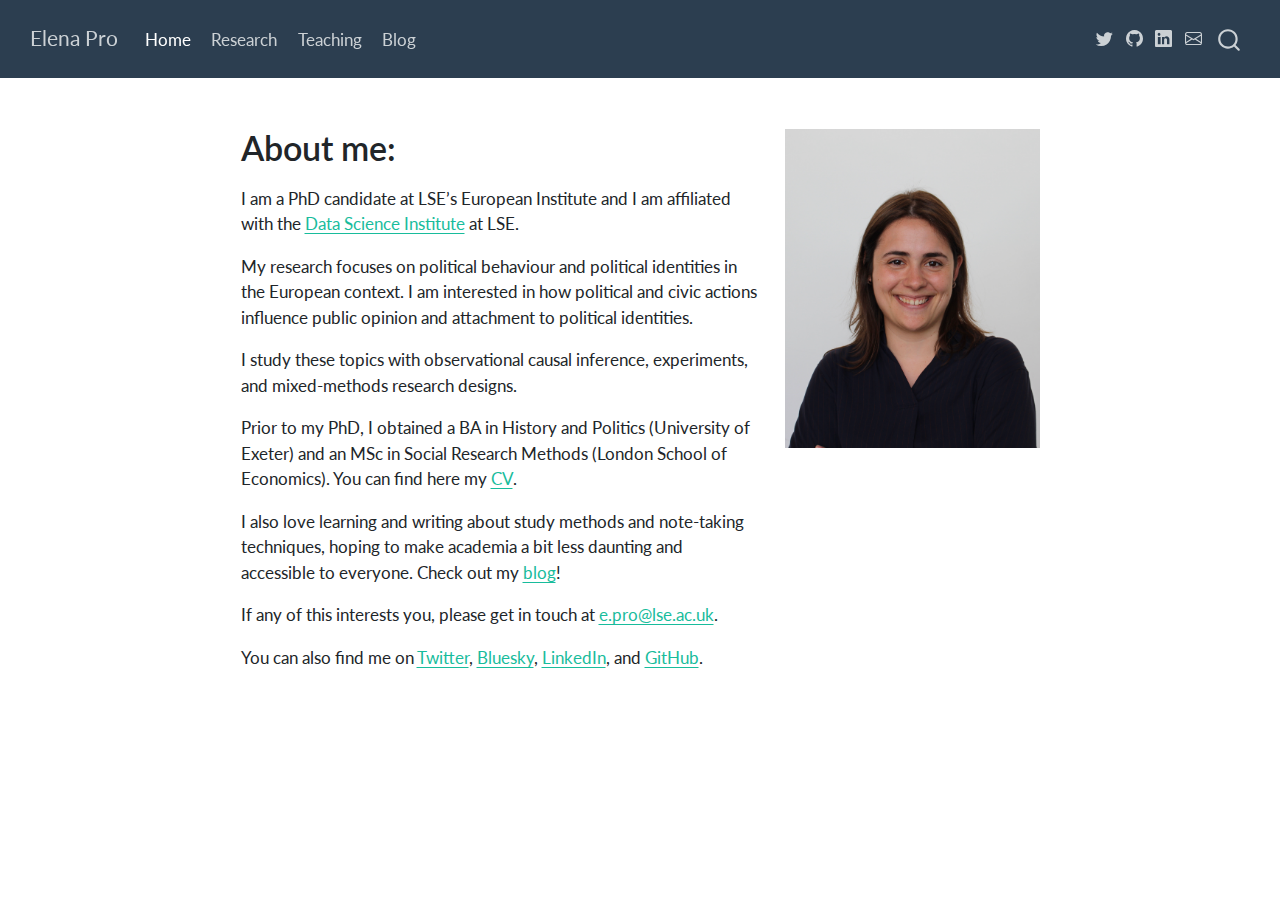
<file: docs/index.html>
<!DOCTYPE html>
<html xmlns="http://www.w3.org/1999/xhtml" lang="en" xml:lang="en"><head>

<meta charset="utf-8">
<meta name="generator" content="quarto-1.5.57">

<meta name="viewport" content="width=device-width, initial-scale=1.0, user-scalable=yes">


<title>About me: – Elena Pro</title>
<style>
code{white-space: pre-wrap;}
span.smallcaps{font-variant: small-caps;}
div.columns{display: flex; gap: min(4vw, 1.5em);}
div.column{flex: auto; overflow-x: auto;}
div.hanging-indent{margin-left: 1.5em; text-indent: -1.5em;}
ul.task-list{list-style: none;}
ul.task-list li input[type="checkbox"] {
  width: 0.8em;
  margin: 0 0.8em 0.2em -1em; /* quarto-specific, see https://github.com/quarto-dev/quarto-cli/issues/4556 */ 
  vertical-align: middle;
}
</style>


<script src="site_libs/quarto-nav/quarto-nav.js"></script>
<script src="site_libs/quarto-nav/headroom.min.js"></script>
<script src="site_libs/clipboard/clipboard.min.js"></script>
<script src="site_libs/quarto-search/autocomplete.umd.js"></script>
<script src="site_libs/quarto-search/fuse.min.js"></script>
<script src="site_libs/quarto-search/quarto-search.js"></script>
<meta name="quarto:offset" content="./">
<link href="./favicon-32x32.png" rel="icon" type="image/png">
<script src="site_libs/quarto-html/quarto.js"></script>
<script src="site_libs/quarto-html/popper.min.js"></script>
<script src="site_libs/quarto-html/tippy.umd.min.js"></script>
<link href="site_libs/quarto-html/tippy.css" rel="stylesheet">
<link href="site_libs/quarto-html/quarto-syntax-highlighting.css" rel="stylesheet" id="quarto-text-highlighting-styles">
<script src="site_libs/bootstrap/bootstrap.min.js"></script>
<link href="site_libs/bootstrap/bootstrap-icons.css" rel="stylesheet">
<link href="site_libs/bootstrap/bootstrap.min.css" rel="stylesheet" id="quarto-bootstrap" data-mode="light">
<script id="quarto-search-options" type="application/json">{
  "location": "navbar",
  "copy-button": false,
  "collapse-after": 3,
  "panel-placement": "end",
  "type": "overlay",
  "limit": 50,
  "keyboard-shortcut": [
    "f",
    "/",
    "s"
  ],
  "show-item-context": false,
  "language": {
    "search-no-results-text": "No results",
    "search-matching-documents-text": "matching documents",
    "search-copy-link-title": "Copy link to search",
    "search-hide-matches-text": "Hide additional matches",
    "search-more-match-text": "more match in this document",
    "search-more-matches-text": "more matches in this document",
    "search-clear-button-title": "Clear",
    "search-text-placeholder": "",
    "search-detached-cancel-button-title": "Cancel",
    "search-submit-button-title": "Submit",
    "search-label": "Search"
  }
}</script>


<link rel="stylesheet" href="styles.css">
<meta property="og:title" content="About me: – Elena Pro">
<meta property="og:description" content="">
<meta property="og:image" content="IMG_5140.JPG">
<meta property="og:site_name" content="Elena Pro">
</head>

<body class="nav-fixed fullcontent">

<div id="quarto-search-results"></div>
  <header id="quarto-header" class="headroom fixed-top">
    <nav class="navbar navbar-expand-lg " data-bs-theme="dark">
      <div class="navbar-container container-fluid">
      <div class="navbar-brand-container mx-auto">
    <a class="navbar-brand" href="./index.html">
    <span class="navbar-title">Elena Pro</span>
    </a>
  </div>
            <div id="quarto-search" class="" title="Search"></div>
          <button class="navbar-toggler" type="button" data-bs-toggle="collapse" data-bs-target="#navbarCollapse" aria-controls="navbarCollapse" role="menu" aria-expanded="false" aria-label="Toggle navigation" onclick="if (window.quartoToggleHeadroom) { window.quartoToggleHeadroom(); }">
  <span class="navbar-toggler-icon"></span>
</button>
          <div class="collapse navbar-collapse" id="navbarCollapse">
            <ul class="navbar-nav navbar-nav-scroll me-auto">
  <li class="nav-item">
    <a class="nav-link active" href="./index.html" aria-current="page"> 
<span class="menu-text">Home</span></a>
  </li>  
  <li class="nav-item">
    <a class="nav-link" href="./research.html"> 
<span class="menu-text">Research</span></a>
  </li>  
  <li class="nav-item">
    <a class="nav-link" href="./teaching.html"> 
<span class="menu-text">Teaching</span></a>
  </li>  
  <li class="nav-item">
    <a class="nav-link" href="./blog.html"> 
<span class="menu-text">Blog</span></a>
  </li>  
</ul>
          </div> <!-- /navcollapse -->
            <div class="quarto-navbar-tools tools-wide">
    <a href="https://twitter.com/elenapro0" title="" class="quarto-navigation-tool px-1" aria-label=""><i class="bi bi-twitter"></i></a>
    <a href="https://github.com/elena-pr" title="" class="quarto-navigation-tool px-1" aria-label=""><i class="bi bi-github"></i></a>
    <a href="https://www.linkedin.com/in/elena-pro-69a9a41a1/" title="" class="quarto-navigation-tool px-1" aria-label=""><i class="bi bi-linkedin"></i></a>
    <a href="mailto:e.pro@lse.ac.uk" title="" class="quarto-navigation-tool px-1" aria-label=""><i class="bi bi-envelope"></i></a>
</div>
      </div> <!-- /container-fluid -->
    </nav>
</header>
<!-- content -->
<div id="quarto-content" class="quarto-container page-columns page-rows-contents page-layout-article page-navbar">
<!-- sidebar -->
<!-- margin-sidebar -->
    
<!-- main -->
<div class="quarto-about-solana column-body">
  <div class="about-entity">
    <div class="entity-contents">
      <header id="title-block-header" class="quarto-title-block default">
<div class="quarto-title">
<h1 class="title">About me:</h1>
</div>
<div class="quarto-title-meta">
  </div>
</header> 
      <div class="about-contents"><main class="content" id="quarto-document-content">
<p>I am a PhD candidate at LSE’s European Institute and I am affiliated with the <a href="https://www.lse.ac.uk/DSI">Data Science Institute</a> at LSE.</p>
<p>My research focuses on political behaviour and political identities in the European context. I am interested in how political and civic actions influence public opinion and attachment to political identities.</p>
<p>I study these topics with observational causal inference, experiments, and mixed-methods research designs.</p>
<p>Prior to my PhD, I obtained a BA in History and Politics (University of Exeter) and an MSc in Social Research Methods (London School of Economics). You can find here my <a href="EPro_CV.pdf" target="_blank">CV</a>.</p>
<p>I also love learning and writing about study methods and note-taking techniques, hoping to make academia a bit less daunting and accessible to everyone. Check out my <a href="https://elenapro.substack.com/" target="_blank">blog</a>!</p>
<p>If any of this interests you, please get in touch at <a href="mailto:e.pro@lse.ac.uk">e.pro@lse.ac.uk</a>.</p>
<p>You can also find me on <a href="https://twitter.com/elenapro0" target="_blank">Twitter</a>, <a href="https://bsky.app/profile/elenapro.bsky.social" target="_blank">Bluesky</a>, <a href="https://www.linkedin.com/in/elena-pro-69a9a41a1/" target="_blank">LinkedIn</a>, and <a href="https://github.com/elena-pr" target="_blank">GitHub</a>.</p>


</main></div>
    </div>
    <img src="IMG_5140.JPG" class="about-image
  rectangle " style="width: 15em;">
  </div>
</div>
 <!-- /main -->
<script id="quarto-html-after-body" type="application/javascript">
window.document.addEventListener("DOMContentLoaded", function (event) {
  const toggleBodyColorMode = (bsSheetEl) => {
    const mode = bsSheetEl.getAttribute("data-mode");
    const bodyEl = window.document.querySelector("body");
    if (mode === "dark") {
      bodyEl.classList.add("quarto-dark");
      bodyEl.classList.remove("quarto-light");
    } else {
      bodyEl.classList.add("quarto-light");
      bodyEl.classList.remove("quarto-dark");
    }
  }
  const toggleBodyColorPrimary = () => {
    const bsSheetEl = window.document.querySelector("link#quarto-bootstrap");
    if (bsSheetEl) {
      toggleBodyColorMode(bsSheetEl);
    }
  }
  toggleBodyColorPrimary();  
  const isCodeAnnotation = (el) => {
    for (const clz of el.classList) {
      if (clz.startsWith('code-annotation-')) {                     
        return true;
      }
    }
    return false;
  }
  const onCopySuccess = function(e) {
    // button target
    const button = e.trigger;
    // don't keep focus
    button.blur();
    // flash "checked"
    button.classList.add('code-copy-button-checked');
    var currentTitle = button.getAttribute("title");
    button.setAttribute("title", "Copied!");
    let tooltip;
    if (window.bootstrap) {
      button.setAttribute("data-bs-toggle", "tooltip");
      button.setAttribute("data-bs-placement", "left");
      button.setAttribute("data-bs-title", "Copied!");
      tooltip = new bootstrap.Tooltip(button, 
        { trigger: "manual", 
          customClass: "code-copy-button-tooltip",
          offset: [0, -8]});
      tooltip.show();    
    }
    setTimeout(function() {
      if (tooltip) {
        tooltip.hide();
        button.removeAttribute("data-bs-title");
        button.removeAttribute("data-bs-toggle");
        button.removeAttribute("data-bs-placement");
      }
      button.setAttribute("title", currentTitle);
      button.classList.remove('code-copy-button-checked');
    }, 1000);
    // clear code selection
    e.clearSelection();
  }
  const getTextToCopy = function(trigger) {
      const codeEl = trigger.previousElementSibling.cloneNode(true);
      for (const childEl of codeEl.children) {
        if (isCodeAnnotation(childEl)) {
          childEl.remove();
        }
      }
      return codeEl.innerText;
  }
  const clipboard = new window.ClipboardJS('.code-copy-button:not([data-in-quarto-modal])', {
    text: getTextToCopy
  });
  clipboard.on('success', onCopySuccess);
  if (window.document.getElementById('quarto-embedded-source-code-modal')) {
    // For code content inside modals, clipBoardJS needs to be initialized with a container option
    // TODO: Check when it could be a function (https://github.com/zenorocha/clipboard.js/issues/860)
    const clipboardModal = new window.ClipboardJS('.code-copy-button[data-in-quarto-modal]', {
      text: getTextToCopy,
      container: window.document.getElementById('quarto-embedded-source-code-modal')
    });
    clipboardModal.on('success', onCopySuccess);
  }
    var localhostRegex = new RegExp(/^(?:http|https):\/\/localhost\:?[0-9]*\//);
    var mailtoRegex = new RegExp(/^mailto:/);
      var filterRegex = new RegExp('/' + window.location.host + '/');
    var isInternal = (href) => {
        return filterRegex.test(href) || localhostRegex.test(href) || mailtoRegex.test(href);
    }
    // Inspect non-navigation links and adorn them if external
 	var links = window.document.querySelectorAll('a[href]:not(.nav-link):not(.navbar-brand):not(.toc-action):not(.sidebar-link):not(.sidebar-item-toggle):not(.pagination-link):not(.no-external):not([aria-hidden]):not(.dropdown-item):not(.quarto-navigation-tool):not(.about-link)');
    for (var i=0; i<links.length; i++) {
      const link = links[i];
      if (!isInternal(link.href)) {
        // undo the damage that might have been done by quarto-nav.js in the case of
        // links that we want to consider external
        if (link.dataset.originalHref !== undefined) {
          link.href = link.dataset.originalHref;
        }
      }
    }
  function tippyHover(el, contentFn, onTriggerFn, onUntriggerFn) {
    const config = {
      allowHTML: true,
      maxWidth: 500,
      delay: 100,
      arrow: false,
      appendTo: function(el) {
          return el.parentElement;
      },
      interactive: true,
      interactiveBorder: 10,
      theme: 'quarto',
      placement: 'bottom-start',
    };
    if (contentFn) {
      config.content = contentFn;
    }
    if (onTriggerFn) {
      config.onTrigger = onTriggerFn;
    }
    if (onUntriggerFn) {
      config.onUntrigger = onUntriggerFn;
    }
    window.tippy(el, config); 
  }
  const noterefs = window.document.querySelectorAll('a[role="doc-noteref"]');
  for (var i=0; i<noterefs.length; i++) {
    const ref = noterefs[i];
    tippyHover(ref, function() {
      // use id or data attribute instead here
      let href = ref.getAttribute('data-footnote-href') || ref.getAttribute('href');
      try { href = new URL(href).hash; } catch {}
      const id = href.replace(/^#\/?/, "");
      const note = window.document.getElementById(id);
      if (note) {
        return note.innerHTML;
      } else {
        return "";
      }
    });
  }
  const xrefs = window.document.querySelectorAll('a.quarto-xref');
  const processXRef = (id, note) => {
    // Strip column container classes
    const stripColumnClz = (el) => {
      el.classList.remove("page-full", "page-columns");
      if (el.children) {
        for (const child of el.children) {
          stripColumnClz(child);
        }
      }
    }
    stripColumnClz(note)
    if (id === null || id.startsWith('sec-')) {
      // Special case sections, only their first couple elements
      const container = document.createElement("div");
      if (note.children && note.children.length > 2) {
        container.appendChild(note.children[0].cloneNode(true));
        for (let i = 1; i < note.children.length; i++) {
          const child = note.children[i];
          if (child.tagName === "P" && child.innerText === "") {
            continue;
          } else {
            container.appendChild(child.cloneNode(true));
            break;
          }
        }
        if (window.Quarto?.typesetMath) {
          window.Quarto.typesetMath(container);
        }
        return container.innerHTML
      } else {
        if (window.Quarto?.typesetMath) {
          window.Quarto.typesetMath(note);
        }
        return note.innerHTML;
      }
    } else {
      // Remove any anchor links if they are present
      const anchorLink = note.querySelector('a.anchorjs-link');
      if (anchorLink) {
        anchorLink.remove();
      }
      if (window.Quarto?.typesetMath) {
        window.Quarto.typesetMath(note);
      }
      // TODO in 1.5, we should make sure this works without a callout special case
      if (note.classList.contains("callout")) {
        return note.outerHTML;
      } else {
        return note.innerHTML;
      }
    }
  }
  for (var i=0; i<xrefs.length; i++) {
    const xref = xrefs[i];
    tippyHover(xref, undefined, function(instance) {
      instance.disable();
      let url = xref.getAttribute('href');
      let hash = undefined; 
      if (url.startsWith('#')) {
        hash = url;
      } else {
        try { hash = new URL(url).hash; } catch {}
      }
      if (hash) {
        const id = hash.replace(/^#\/?/, "");
        const note = window.document.getElementById(id);
        if (note !== null) {
          try {
            const html = processXRef(id, note.cloneNode(true));
            instance.setContent(html);
          } finally {
            instance.enable();
            instance.show();
          }
        } else {
          // See if we can fetch this
          fetch(url.split('#')[0])
          .then(res => res.text())
          .then(html => {
            const parser = new DOMParser();
            const htmlDoc = parser.parseFromString(html, "text/html");
            const note = htmlDoc.getElementById(id);
            if (note !== null) {
              const html = processXRef(id, note);
              instance.setContent(html);
            } 
          }).finally(() => {
            instance.enable();
            instance.show();
          });
        }
      } else {
        // See if we can fetch a full url (with no hash to target)
        // This is a special case and we should probably do some content thinning / targeting
        fetch(url)
        .then(res => res.text())
        .then(html => {
          const parser = new DOMParser();
          const htmlDoc = parser.parseFromString(html, "text/html");
          const note = htmlDoc.querySelector('main.content');
          if (note !== null) {
            // This should only happen for chapter cross references
            // (since there is no id in the URL)
            // remove the first header
            if (note.children.length > 0 && note.children[0].tagName === "HEADER") {
              note.children[0].remove();
            }
            const html = processXRef(null, note);
            instance.setContent(html);
          } 
        }).finally(() => {
          instance.enable();
          instance.show();
        });
      }
    }, function(instance) {
    });
  }
      let selectedAnnoteEl;
      const selectorForAnnotation = ( cell, annotation) => {
        let cellAttr = 'data-code-cell="' + cell + '"';
        let lineAttr = 'data-code-annotation="' +  annotation + '"';
        const selector = 'span[' + cellAttr + '][' + lineAttr + ']';
        return selector;
      }
      const selectCodeLines = (annoteEl) => {
        const doc = window.document;
        const targetCell = annoteEl.getAttribute("data-target-cell");
        const targetAnnotation = annoteEl.getAttribute("data-target-annotation");
        const annoteSpan = window.document.querySelector(selectorForAnnotation(targetCell, targetAnnotation));
        const lines = annoteSpan.getAttribute("data-code-lines").split(",");
        const lineIds = lines.map((line) => {
          return targetCell + "-" + line;
        })
        let top = null;
        let height = null;
        let parent = null;
        if (lineIds.length > 0) {
            //compute the position of the single el (top and bottom and make a div)
            const el = window.document.getElementById(lineIds[0]);
            top = el.offsetTop;
            height = el.offsetHeight;
            parent = el.parentElement.parentElement;
          if (lineIds.length > 1) {
            const lastEl = window.document.getElementById(lineIds[lineIds.length - 1]);
            const bottom = lastEl.offsetTop + lastEl.offsetHeight;
            height = bottom - top;
          }
          if (top !== null && height !== null && parent !== null) {
            // cook up a div (if necessary) and position it 
            let div = window.document.getElementById("code-annotation-line-highlight");
            if (div === null) {
              div = window.document.createElement("div");
              div.setAttribute("id", "code-annotation-line-highlight");
              div.style.position = 'absolute';
              parent.appendChild(div);
            }
            div.style.top = top - 2 + "px";
            div.style.height = height + 4 + "px";
            div.style.left = 0;
            let gutterDiv = window.document.getElementById("code-annotation-line-highlight-gutter");
            if (gutterDiv === null) {
              gutterDiv = window.document.createElement("div");
              gutterDiv.setAttribute("id", "code-annotation-line-highlight-gutter");
              gutterDiv.style.position = 'absolute';
              const codeCell = window.document.getElementById(targetCell);
              const gutter = codeCell.querySelector('.code-annotation-gutter');
              gutter.appendChild(gutterDiv);
            }
            gutterDiv.style.top = top - 2 + "px";
            gutterDiv.style.height = height + 4 + "px";
          }
          selectedAnnoteEl = annoteEl;
        }
      };
      const unselectCodeLines = () => {
        const elementsIds = ["code-annotation-line-highlight", "code-annotation-line-highlight-gutter"];
        elementsIds.forEach((elId) => {
          const div = window.document.getElementById(elId);
          if (div) {
            div.remove();
          }
        });
        selectedAnnoteEl = undefined;
      };
        // Handle positioning of the toggle
    window.addEventListener(
      "resize",
      throttle(() => {
        elRect = undefined;
        if (selectedAnnoteEl) {
          selectCodeLines(selectedAnnoteEl);
        }
      }, 10)
    );
    function throttle(fn, ms) {
    let throttle = false;
    let timer;
      return (...args) => {
        if(!throttle) { // first call gets through
            fn.apply(this, args);
            throttle = true;
        } else { // all the others get throttled
            if(timer) clearTimeout(timer); // cancel #2
            timer = setTimeout(() => {
              fn.apply(this, args);
              timer = throttle = false;
            }, ms);
        }
      };
    }
      // Attach click handler to the DT
      const annoteDls = window.document.querySelectorAll('dt[data-target-cell]');
      for (const annoteDlNode of annoteDls) {
        annoteDlNode.addEventListener('click', (event) => {
          const clickedEl = event.target;
          if (clickedEl !== selectedAnnoteEl) {
            unselectCodeLines();
            const activeEl = window.document.querySelector('dt[data-target-cell].code-annotation-active');
            if (activeEl) {
              activeEl.classList.remove('code-annotation-active');
            }
            selectCodeLines(clickedEl);
            clickedEl.classList.add('code-annotation-active');
          } else {
            // Unselect the line
            unselectCodeLines();
            clickedEl.classList.remove('code-annotation-active');
          }
        });
      }
  const findCites = (el) => {
    const parentEl = el.parentElement;
    if (parentEl) {
      const cites = parentEl.dataset.cites;
      if (cites) {
        return {
          el,
          cites: cites.split(' ')
        };
      } else {
        return findCites(el.parentElement)
      }
    } else {
      return undefined;
    }
  };
  var bibliorefs = window.document.querySelectorAll('a[role="doc-biblioref"]');
  for (var i=0; i<bibliorefs.length; i++) {
    const ref = bibliorefs[i];
    const citeInfo = findCites(ref);
    if (citeInfo) {
      tippyHover(citeInfo.el, function() {
        var popup = window.document.createElement('div');
        citeInfo.cites.forEach(function(cite) {
          var citeDiv = window.document.createElement('div');
          citeDiv.classList.add('hanging-indent');
          citeDiv.classList.add('csl-entry');
          var biblioDiv = window.document.getElementById('ref-' + cite);
          if (biblioDiv) {
            citeDiv.innerHTML = biblioDiv.innerHTML;
          }
          popup.appendChild(citeDiv);
        });
        return popup.innerHTML;
      });
    }
  }
});
</script>
</div> <!-- /content -->




</body></html>
</file>
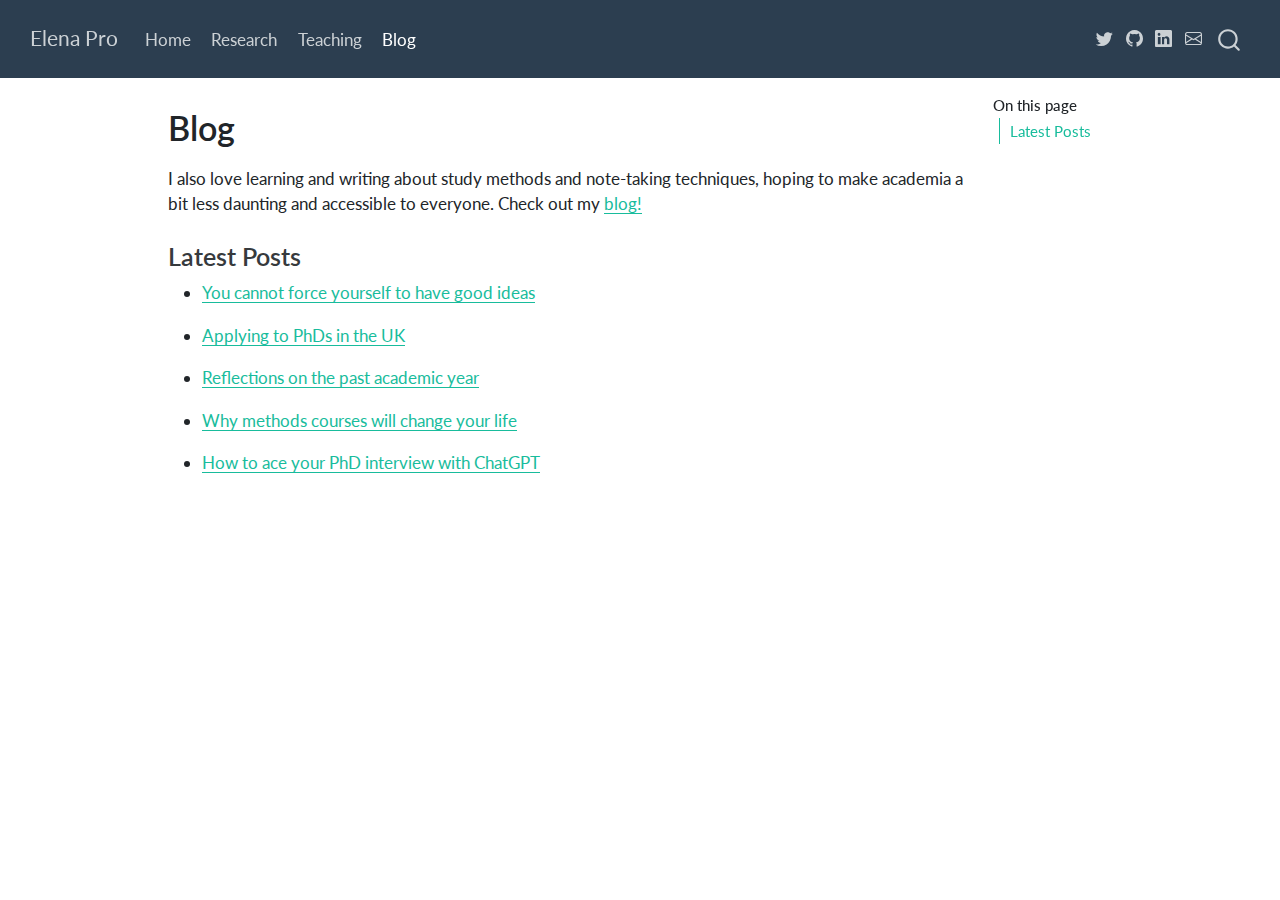
<file: docs/blog.html>
<!DOCTYPE html>
<html xmlns="http://www.w3.org/1999/xhtml" lang="en" xml:lang="en"><head>

<meta charset="utf-8">
<meta name="generator" content="quarto-1.5.57">

<meta name="viewport" content="width=device-width, initial-scale=1.0, user-scalable=yes">


<title>Blog – Elena Pro</title>
<style>
code{white-space: pre-wrap;}
span.smallcaps{font-variant: small-caps;}
div.columns{display: flex; gap: min(4vw, 1.5em);}
div.column{flex: auto; overflow-x: auto;}
div.hanging-indent{margin-left: 1.5em; text-indent: -1.5em;}
ul.task-list{list-style: none;}
ul.task-list li input[type="checkbox"] {
  width: 0.8em;
  margin: 0 0.8em 0.2em -1em; /* quarto-specific, see https://github.com/quarto-dev/quarto-cli/issues/4556 */ 
  vertical-align: middle;
}
</style>


<script src="site_libs/quarto-nav/quarto-nav.js"></script>
<script src="site_libs/quarto-nav/headroom.min.js"></script>
<script src="site_libs/clipboard/clipboard.min.js"></script>
<script src="site_libs/quarto-search/autocomplete.umd.js"></script>
<script src="site_libs/quarto-search/fuse.min.js"></script>
<script src="site_libs/quarto-search/quarto-search.js"></script>
<meta name="quarto:offset" content="./">
<link href="./favicon-32x32.png" rel="icon" type="image/png">
<script src="site_libs/quarto-html/quarto.js"></script>
<script src="site_libs/quarto-html/popper.min.js"></script>
<script src="site_libs/quarto-html/tippy.umd.min.js"></script>
<script src="site_libs/quarto-html/anchor.min.js"></script>
<link href="site_libs/quarto-html/tippy.css" rel="stylesheet">
<link href="site_libs/quarto-html/quarto-syntax-highlighting.css" rel="stylesheet" id="quarto-text-highlighting-styles">
<script src="site_libs/bootstrap/bootstrap.min.js"></script>
<link href="site_libs/bootstrap/bootstrap-icons.css" rel="stylesheet">
<link href="site_libs/bootstrap/bootstrap.min.css" rel="stylesheet" id="quarto-bootstrap" data-mode="light">
<script id="quarto-search-options" type="application/json">{
  "location": "navbar",
  "copy-button": false,
  "collapse-after": 3,
  "panel-placement": "end",
  "type": "overlay",
  "limit": 50,
  "keyboard-shortcut": [
    "f",
    "/",
    "s"
  ],
  "show-item-context": false,
  "language": {
    "search-no-results-text": "No results",
    "search-matching-documents-text": "matching documents",
    "search-copy-link-title": "Copy link to search",
    "search-hide-matches-text": "Hide additional matches",
    "search-more-match-text": "more match in this document",
    "search-more-matches-text": "more matches in this document",
    "search-clear-button-title": "Clear",
    "search-text-placeholder": "",
    "search-detached-cancel-button-title": "Cancel",
    "search-submit-button-title": "Submit",
    "search-label": "Search"
  }
}</script>


<link rel="stylesheet" href="styles.css">
<meta property="og:title" content="Blog – Elena Pro">
<meta property="og:description" content="">
<meta property="og:site_name" content="Elena Pro">
</head>

<body class="nav-fixed">

<div id="quarto-search-results"></div>
  <header id="quarto-header" class="headroom fixed-top">
    <nav class="navbar navbar-expand-lg " data-bs-theme="dark">
      <div class="navbar-container container-fluid">
      <div class="navbar-brand-container mx-auto">
    <a class="navbar-brand" href="./index.html">
    <span class="navbar-title">Elena Pro</span>
    </a>
  </div>
            <div id="quarto-search" class="" title="Search"></div>
          <button class="navbar-toggler" type="button" data-bs-toggle="collapse" data-bs-target="#navbarCollapse" aria-controls="navbarCollapse" role="menu" aria-expanded="false" aria-label="Toggle navigation" onclick="if (window.quartoToggleHeadroom) { window.quartoToggleHeadroom(); }">
  <span class="navbar-toggler-icon"></span>
</button>
          <div class="collapse navbar-collapse" id="navbarCollapse">
            <ul class="navbar-nav navbar-nav-scroll me-auto">
  <li class="nav-item">
    <a class="nav-link" href="./index.html"> 
<span class="menu-text">Home</span></a>
  </li>  
  <li class="nav-item">
    <a class="nav-link" href="./research.html"> 
<span class="menu-text">Research</span></a>
  </li>  
  <li class="nav-item">
    <a class="nav-link" href="./teaching.html"> 
<span class="menu-text">Teaching</span></a>
  </li>  
  <li class="nav-item">
    <a class="nav-link active" href="./blog.html" aria-current="page"> 
<span class="menu-text">Blog</span></a>
  </li>  
</ul>
          </div> <!-- /navcollapse -->
            <div class="quarto-navbar-tools tools-wide">
    <a href="https://twitter.com/elenapro0" title="" class="quarto-navigation-tool px-1" aria-label=""><i class="bi bi-twitter"></i></a>
    <a href="https://github.com/elena-pr" title="" class="quarto-navigation-tool px-1" aria-label=""><i class="bi bi-github"></i></a>
    <a href="https://www.linkedin.com/in/elena-pro-69a9a41a1/" title="" class="quarto-navigation-tool px-1" aria-label=""><i class="bi bi-linkedin"></i></a>
    <a href="mailto:e.pro@lse.ac.uk" title="" class="quarto-navigation-tool px-1" aria-label=""><i class="bi bi-envelope"></i></a>
</div>
      </div> <!-- /container-fluid -->
    </nav>
</header>
<!-- content -->
<div id="quarto-content" class="quarto-container page-columns page-rows-contents page-layout-article page-navbar">
<!-- sidebar -->
<!-- margin-sidebar -->
    <div id="quarto-margin-sidebar" class="sidebar margin-sidebar">
        <nav id="TOC" role="doc-toc" class="toc-active">
    <h2 id="toc-title">On this page</h2>
   
  <ul>
  <li><a href="#latest-posts" id="toc-latest-posts" class="nav-link active" data-scroll-target="#latest-posts">Latest Posts</a></li>
  </ul>
</nav>
    </div>
<!-- main -->
<main class="content" id="quarto-document-content">

<header id="title-block-header" class="quarto-title-block default">
<div class="quarto-title">
<h1 class="title">Blog</h1>
</div>



<div class="quarto-title-meta">

    
  
    
  </div>
  


</header>


<p>I also love learning and writing about study methods and note-taking techniques, hoping to make academia a bit less daunting and accessible to everyone. Check out my <a href="https://elenapro.substack.com/">blog!</a></p>
<section id="latest-posts" class="level3">
<h3 class="anchored" data-anchor-id="latest-posts">Latest Posts</h3>
<ul>
<li><p><a href="https://elenapro.substack.com/p/you-cannot-force-yourself-to-have" target="_blank">You cannot force yourself to have good ideas</a></p></li>
<li><p><a href="https://elenapro.substack.com/p/applying-to-phds-in-the-uk?r=2zzxdw" target="_blank">Applying to PhDs in the UK</a></p></li>
<li><p><a href="https://elenapro.substack.com/p/reflections-on-the-past-academic?r=2zzxdw" target="_blank">Reflections on the past academic year</a></p></li>
<li><p><a href="https://elenapro.substack.com/p/why-methods-courses-will-change-your?r=2zzxdw" target="_blank">Why methods courses will change your life</a></p></li>
<li><p><a href="https://elenapro.substack.com/p/how-to-ace-your-next-jobphd-interview?r=2zzxdw" target="_blank">How to ace your PhD interview with ChatGPT</a></p></li>
</ul>


</section>

</main> <!-- /main -->
<script id="quarto-html-after-body" type="application/javascript">
window.document.addEventListener("DOMContentLoaded", function (event) {
  const toggleBodyColorMode = (bsSheetEl) => {
    const mode = bsSheetEl.getAttribute("data-mode");
    const bodyEl = window.document.querySelector("body");
    if (mode === "dark") {
      bodyEl.classList.add("quarto-dark");
      bodyEl.classList.remove("quarto-light");
    } else {
      bodyEl.classList.add("quarto-light");
      bodyEl.classList.remove("quarto-dark");
    }
  }
  const toggleBodyColorPrimary = () => {
    const bsSheetEl = window.document.querySelector("link#quarto-bootstrap");
    if (bsSheetEl) {
      toggleBodyColorMode(bsSheetEl);
    }
  }
  toggleBodyColorPrimary();  
  const icon = "";
  const anchorJS = new window.AnchorJS();
  anchorJS.options = {
    placement: 'right',
    icon: icon
  };
  anchorJS.add('.anchored');
  const isCodeAnnotation = (el) => {
    for (const clz of el.classList) {
      if (clz.startsWith('code-annotation-')) {                     
        return true;
      }
    }
    return false;
  }
  const onCopySuccess = function(e) {
    // button target
    const button = e.trigger;
    // don't keep focus
    button.blur();
    // flash "checked"
    button.classList.add('code-copy-button-checked');
    var currentTitle = button.getAttribute("title");
    button.setAttribute("title", "Copied!");
    let tooltip;
    if (window.bootstrap) {
      button.setAttribute("data-bs-toggle", "tooltip");
      button.setAttribute("data-bs-placement", "left");
      button.setAttribute("data-bs-title", "Copied!");
      tooltip = new bootstrap.Tooltip(button, 
        { trigger: "manual", 
          customClass: "code-copy-button-tooltip",
          offset: [0, -8]});
      tooltip.show();    
    }
    setTimeout(function() {
      if (tooltip) {
        tooltip.hide();
        button.removeAttribute("data-bs-title");
        button.removeAttribute("data-bs-toggle");
        button.removeAttribute("data-bs-placement");
      }
      button.setAttribute("title", currentTitle);
      button.classList.remove('code-copy-button-checked');
    }, 1000);
    // clear code selection
    e.clearSelection();
  }
  const getTextToCopy = function(trigger) {
      const codeEl = trigger.previousElementSibling.cloneNode(true);
      for (const childEl of codeEl.children) {
        if (isCodeAnnotation(childEl)) {
          childEl.remove();
        }
      }
      return codeEl.innerText;
  }
  const clipboard = new window.ClipboardJS('.code-copy-button:not([data-in-quarto-modal])', {
    text: getTextToCopy
  });
  clipboard.on('success', onCopySuccess);
  if (window.document.getElementById('quarto-embedded-source-code-modal')) {
    // For code content inside modals, clipBoardJS needs to be initialized with a container option
    // TODO: Check when it could be a function (https://github.com/zenorocha/clipboard.js/issues/860)
    const clipboardModal = new window.ClipboardJS('.code-copy-button[data-in-quarto-modal]', {
      text: getTextToCopy,
      container: window.document.getElementById('quarto-embedded-source-code-modal')
    });
    clipboardModal.on('success', onCopySuccess);
  }
    var localhostRegex = new RegExp(/^(?:http|https):\/\/localhost\:?[0-9]*\//);
    var mailtoRegex = new RegExp(/^mailto:/);
      var filterRegex = new RegExp('/' + window.location.host + '/');
    var isInternal = (href) => {
        return filterRegex.test(href) || localhostRegex.test(href) || mailtoRegex.test(href);
    }
    // Inspect non-navigation links and adorn them if external
 	var links = window.document.querySelectorAll('a[href]:not(.nav-link):not(.navbar-brand):not(.toc-action):not(.sidebar-link):not(.sidebar-item-toggle):not(.pagination-link):not(.no-external):not([aria-hidden]):not(.dropdown-item):not(.quarto-navigation-tool):not(.about-link)');
    for (var i=0; i<links.length; i++) {
      const link = links[i];
      if (!isInternal(link.href)) {
        // undo the damage that might have been done by quarto-nav.js in the case of
        // links that we want to consider external
        if (link.dataset.originalHref !== undefined) {
          link.href = link.dataset.originalHref;
        }
      }
    }
  function tippyHover(el, contentFn, onTriggerFn, onUntriggerFn) {
    const config = {
      allowHTML: true,
      maxWidth: 500,
      delay: 100,
      arrow: false,
      appendTo: function(el) {
          return el.parentElement;
      },
      interactive: true,
      interactiveBorder: 10,
      theme: 'quarto',
      placement: 'bottom-start',
    };
    if (contentFn) {
      config.content = contentFn;
    }
    if (onTriggerFn) {
      config.onTrigger = onTriggerFn;
    }
    if (onUntriggerFn) {
      config.onUntrigger = onUntriggerFn;
    }
    window.tippy(el, config); 
  }
  const noterefs = window.document.querySelectorAll('a[role="doc-noteref"]');
  for (var i=0; i<noterefs.length; i++) {
    const ref = noterefs[i];
    tippyHover(ref, function() {
      // use id or data attribute instead here
      let href = ref.getAttribute('data-footnote-href') || ref.getAttribute('href');
      try { href = new URL(href).hash; } catch {}
      const id = href.replace(/^#\/?/, "");
      const note = window.document.getElementById(id);
      if (note) {
        return note.innerHTML;
      } else {
        return "";
      }
    });
  }
  const xrefs = window.document.querySelectorAll('a.quarto-xref');
  const processXRef = (id, note) => {
    // Strip column container classes
    const stripColumnClz = (el) => {
      el.classList.remove("page-full", "page-columns");
      if (el.children) {
        for (const child of el.children) {
          stripColumnClz(child);
        }
      }
    }
    stripColumnClz(note)
    if (id === null || id.startsWith('sec-')) {
      // Special case sections, only their first couple elements
      const container = document.createElement("div");
      if (note.children && note.children.length > 2) {
        container.appendChild(note.children[0].cloneNode(true));
        for (let i = 1; i < note.children.length; i++) {
          const child = note.children[i];
          if (child.tagName === "P" && child.innerText === "") {
            continue;
          } else {
            container.appendChild(child.cloneNode(true));
            break;
          }
        }
        if (window.Quarto?.typesetMath) {
          window.Quarto.typesetMath(container);
        }
        return container.innerHTML
      } else {
        if (window.Quarto?.typesetMath) {
          window.Quarto.typesetMath(note);
        }
        return note.innerHTML;
      }
    } else {
      // Remove any anchor links if they are present
      const anchorLink = note.querySelector('a.anchorjs-link');
      if (anchorLink) {
        anchorLink.remove();
      }
      if (window.Quarto?.typesetMath) {
        window.Quarto.typesetMath(note);
      }
      // TODO in 1.5, we should make sure this works without a callout special case
      if (note.classList.contains("callout")) {
        return note.outerHTML;
      } else {
        return note.innerHTML;
      }
    }
  }
  for (var i=0; i<xrefs.length; i++) {
    const xref = xrefs[i];
    tippyHover(xref, undefined, function(instance) {
      instance.disable();
      let url = xref.getAttribute('href');
      let hash = undefined; 
      if (url.startsWith('#')) {
        hash = url;
      } else {
        try { hash = new URL(url).hash; } catch {}
      }
      if (hash) {
        const id = hash.replace(/^#\/?/, "");
        const note = window.document.getElementById(id);
        if (note !== null) {
          try {
            const html = processXRef(id, note.cloneNode(true));
            instance.setContent(html);
          } finally {
            instance.enable();
            instance.show();
          }
        } else {
          // See if we can fetch this
          fetch(url.split('#')[0])
          .then(res => res.text())
          .then(html => {
            const parser = new DOMParser();
            const htmlDoc = parser.parseFromString(html, "text/html");
            const note = htmlDoc.getElementById(id);
            if (note !== null) {
              const html = processXRef(id, note);
              instance.setContent(html);
            } 
          }).finally(() => {
            instance.enable();
            instance.show();
          });
        }
      } else {
        // See if we can fetch a full url (with no hash to target)
        // This is a special case and we should probably do some content thinning / targeting
        fetch(url)
        .then(res => res.text())
        .then(html => {
          const parser = new DOMParser();
          const htmlDoc = parser.parseFromString(html, "text/html");
          const note = htmlDoc.querySelector('main.content');
          if (note !== null) {
            // This should only happen for chapter cross references
            // (since there is no id in the URL)
            // remove the first header
            if (note.children.length > 0 && note.children[0].tagName === "HEADER") {
              note.children[0].remove();
            }
            const html = processXRef(null, note);
            instance.setContent(html);
          } 
        }).finally(() => {
          instance.enable();
          instance.show();
        });
      }
    }, function(instance) {
    });
  }
      let selectedAnnoteEl;
      const selectorForAnnotation = ( cell, annotation) => {
        let cellAttr = 'data-code-cell="' + cell + '"';
        let lineAttr = 'data-code-annotation="' +  annotation + '"';
        const selector = 'span[' + cellAttr + '][' + lineAttr + ']';
        return selector;
      }
      const selectCodeLines = (annoteEl) => {
        const doc = window.document;
        const targetCell = annoteEl.getAttribute("data-target-cell");
        const targetAnnotation = annoteEl.getAttribute("data-target-annotation");
        const annoteSpan = window.document.querySelector(selectorForAnnotation(targetCell, targetAnnotation));
        const lines = annoteSpan.getAttribute("data-code-lines").split(",");
        const lineIds = lines.map((line) => {
          return targetCell + "-" + line;
        })
        let top = null;
        let height = null;
        let parent = null;
        if (lineIds.length > 0) {
            //compute the position of the single el (top and bottom and make a div)
            const el = window.document.getElementById(lineIds[0]);
            top = el.offsetTop;
            height = el.offsetHeight;
            parent = el.parentElement.parentElement;
          if (lineIds.length > 1) {
            const lastEl = window.document.getElementById(lineIds[lineIds.length - 1]);
            const bottom = lastEl.offsetTop + lastEl.offsetHeight;
            height = bottom - top;
          }
          if (top !== null && height !== null && parent !== null) {
            // cook up a div (if necessary) and position it 
            let div = window.document.getElementById("code-annotation-line-highlight");
            if (div === null) {
              div = window.document.createElement("div");
              div.setAttribute("id", "code-annotation-line-highlight");
              div.style.position = 'absolute';
              parent.appendChild(div);
            }
            div.style.top = top - 2 + "px";
            div.style.height = height + 4 + "px";
            div.style.left = 0;
            let gutterDiv = window.document.getElementById("code-annotation-line-highlight-gutter");
            if (gutterDiv === null) {
              gutterDiv = window.document.createElement("div");
              gutterDiv.setAttribute("id", "code-annotation-line-highlight-gutter");
              gutterDiv.style.position = 'absolute';
              const codeCell = window.document.getElementById(targetCell);
              const gutter = codeCell.querySelector('.code-annotation-gutter');
              gutter.appendChild(gutterDiv);
            }
            gutterDiv.style.top = top - 2 + "px";
            gutterDiv.style.height = height + 4 + "px";
          }
          selectedAnnoteEl = annoteEl;
        }
      };
      const unselectCodeLines = () => {
        const elementsIds = ["code-annotation-line-highlight", "code-annotation-line-highlight-gutter"];
        elementsIds.forEach((elId) => {
          const div = window.document.getElementById(elId);
          if (div) {
            div.remove();
          }
        });
        selectedAnnoteEl = undefined;
      };
        // Handle positioning of the toggle
    window.addEventListener(
      "resize",
      throttle(() => {
        elRect = undefined;
        if (selectedAnnoteEl) {
          selectCodeLines(selectedAnnoteEl);
        }
      }, 10)
    );
    function throttle(fn, ms) {
    let throttle = false;
    let timer;
      return (...args) => {
        if(!throttle) { // first call gets through
            fn.apply(this, args);
            throttle = true;
        } else { // all the others get throttled
            if(timer) clearTimeout(timer); // cancel #2
            timer = setTimeout(() => {
              fn.apply(this, args);
              timer = throttle = false;
            }, ms);
        }
      };
    }
      // Attach click handler to the DT
      const annoteDls = window.document.querySelectorAll('dt[data-target-cell]');
      for (const annoteDlNode of annoteDls) {
        annoteDlNode.addEventListener('click', (event) => {
          const clickedEl = event.target;
          if (clickedEl !== selectedAnnoteEl) {
            unselectCodeLines();
            const activeEl = window.document.querySelector('dt[data-target-cell].code-annotation-active');
            if (activeEl) {
              activeEl.classList.remove('code-annotation-active');
            }
            selectCodeLines(clickedEl);
            clickedEl.classList.add('code-annotation-active');
          } else {
            // Unselect the line
            unselectCodeLines();
            clickedEl.classList.remove('code-annotation-active');
          }
        });
      }
  const findCites = (el) => {
    const parentEl = el.parentElement;
    if (parentEl) {
      const cites = parentEl.dataset.cites;
      if (cites) {
        return {
          el,
          cites: cites.split(' ')
        };
      } else {
        return findCites(el.parentElement)
      }
    } else {
      return undefined;
    }
  };
  var bibliorefs = window.document.querySelectorAll('a[role="doc-biblioref"]');
  for (var i=0; i<bibliorefs.length; i++) {
    const ref = bibliorefs[i];
    const citeInfo = findCites(ref);
    if (citeInfo) {
      tippyHover(citeInfo.el, function() {
        var popup = window.document.createElement('div');
        citeInfo.cites.forEach(function(cite) {
          var citeDiv = window.document.createElement('div');
          citeDiv.classList.add('hanging-indent');
          citeDiv.classList.add('csl-entry');
          var biblioDiv = window.document.getElementById('ref-' + cite);
          if (biblioDiv) {
            citeDiv.innerHTML = biblioDiv.innerHTML;
          }
          popup.appendChild(citeDiv);
        });
        return popup.innerHTML;
      });
    }
  }
});
</script>
</div> <!-- /content -->




</body></html>
</file>
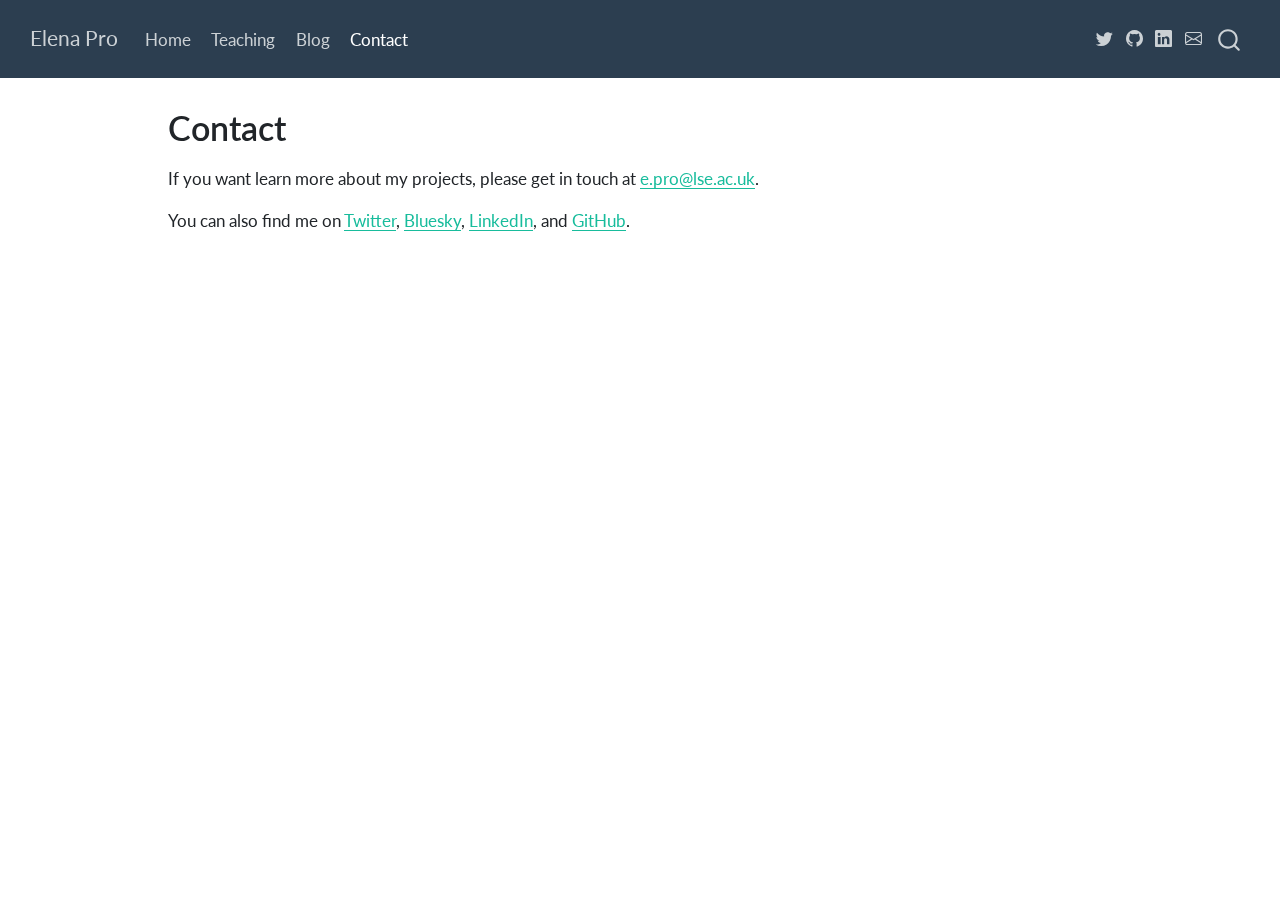
<file: docs/contact.html>
<!DOCTYPE html>
<html xmlns="http://www.w3.org/1999/xhtml" lang="en" xml:lang="en"><head>

<meta charset="utf-8">
<meta name="generator" content="quarto-1.5.57">

<meta name="viewport" content="width=device-width, initial-scale=1.0, user-scalable=yes">


<title>Contact – Elena Pro</title>
<style>
code{white-space: pre-wrap;}
span.smallcaps{font-variant: small-caps;}
div.columns{display: flex; gap: min(4vw, 1.5em);}
div.column{flex: auto; overflow-x: auto;}
div.hanging-indent{margin-left: 1.5em; text-indent: -1.5em;}
ul.task-list{list-style: none;}
ul.task-list li input[type="checkbox"] {
  width: 0.8em;
  margin: 0 0.8em 0.2em -1em; /* quarto-specific, see https://github.com/quarto-dev/quarto-cli/issues/4556 */ 
  vertical-align: middle;
}
</style>


<script src="site_libs/quarto-nav/quarto-nav.js"></script>
<script src="site_libs/quarto-nav/headroom.min.js"></script>
<script src="site_libs/clipboard/clipboard.min.js"></script>
<script src="site_libs/quarto-search/autocomplete.umd.js"></script>
<script src="site_libs/quarto-search/fuse.min.js"></script>
<script src="site_libs/quarto-search/quarto-search.js"></script>
<meta name="quarto:offset" content="./">
<link href="./favicon-32x32.png" rel="icon" type="image/png">
<script src="site_libs/quarto-html/quarto.js"></script>
<script src="site_libs/quarto-html/popper.min.js"></script>
<script src="site_libs/quarto-html/tippy.umd.min.js"></script>
<script src="site_libs/quarto-html/anchor.min.js"></script>
<link href="site_libs/quarto-html/tippy.css" rel="stylesheet">
<link href="site_libs/quarto-html/quarto-syntax-highlighting.css" rel="stylesheet" id="quarto-text-highlighting-styles">
<script src="site_libs/bootstrap/bootstrap.min.js"></script>
<link href="site_libs/bootstrap/bootstrap-icons.css" rel="stylesheet">
<link href="site_libs/bootstrap/bootstrap.min.css" rel="stylesheet" id="quarto-bootstrap" data-mode="light">
<script id="quarto-search-options" type="application/json">{
  "location": "navbar",
  "copy-button": false,
  "collapse-after": 3,
  "panel-placement": "end",
  "type": "overlay",
  "limit": 50,
  "keyboard-shortcut": [
    "f",
    "/",
    "s"
  ],
  "show-item-context": false,
  "language": {
    "search-no-results-text": "No results",
    "search-matching-documents-text": "matching documents",
    "search-copy-link-title": "Copy link to search",
    "search-hide-matches-text": "Hide additional matches",
    "search-more-match-text": "more match in this document",
    "search-more-matches-text": "more matches in this document",
    "search-clear-button-title": "Clear",
    "search-text-placeholder": "",
    "search-detached-cancel-button-title": "Cancel",
    "search-submit-button-title": "Submit",
    "search-label": "Search"
  }
}</script>


<link rel="stylesheet" href="styles.css">
<meta property="og:title" content="Contact – Elena Pro">
<meta property="og:description" content="">
<meta property="og:site_name" content="Elena Pro">
</head>

<body class="nav-fixed">

<div id="quarto-search-results"></div>
  <header id="quarto-header" class="headroom fixed-top">
    <nav class="navbar navbar-expand-lg " data-bs-theme="dark">
      <div class="navbar-container container-fluid">
      <div class="navbar-brand-container mx-auto">
    <a class="navbar-brand" href="./index.html">
    <span class="navbar-title">Elena Pro</span>
    </a>
  </div>
            <div id="quarto-search" class="" title="Search"></div>
          <button class="navbar-toggler" type="button" data-bs-toggle="collapse" data-bs-target="#navbarCollapse" aria-controls="navbarCollapse" role="menu" aria-expanded="false" aria-label="Toggle navigation" onclick="if (window.quartoToggleHeadroom) { window.quartoToggleHeadroom(); }">
  <span class="navbar-toggler-icon"></span>
</button>
          <div class="collapse navbar-collapse" id="navbarCollapse">
            <ul class="navbar-nav navbar-nav-scroll me-auto">
  <li class="nav-item">
    <a class="nav-link" href="./index.html"> 
<span class="menu-text">Home</span></a>
  </li>  
  <li class="nav-item">
    <a class="nav-link" href="./teaching.html"> 
<span class="menu-text">Teaching</span></a>
  </li>  
  <li class="nav-item">
    <a class="nav-link" href="./blog.html"> 
<span class="menu-text">Blog</span></a>
  </li>  
  <li class="nav-item">
    <a class="nav-link active" href="./contact.html" aria-current="page"> 
<span class="menu-text">Contact</span></a>
  </li>  
</ul>
          </div> <!-- /navcollapse -->
            <div class="quarto-navbar-tools tools-wide">
    <a href="https://twitter.com/elenapro0" title="" class="quarto-navigation-tool px-1" aria-label=""><i class="bi bi-twitter"></i></a>
    <a href="https://github.com/elena-pr" title="" class="quarto-navigation-tool px-1" aria-label=""><i class="bi bi-github"></i></a>
    <a href="https://www.linkedin.com/in/elena-pro-69a9a41a1/" title="" class="quarto-navigation-tool px-1" aria-label=""><i class="bi bi-linkedin"></i></a>
    <a href="mailto:e.pro@lse.ac.uk" title="" class="quarto-navigation-tool px-1" aria-label=""><i class="bi bi-envelope"></i></a>
</div>
      </div> <!-- /container-fluid -->
    </nav>
</header>
<!-- content -->
<div id="quarto-content" class="quarto-container page-columns page-rows-contents page-layout-article page-navbar">
<!-- sidebar -->
<!-- margin-sidebar -->
    <div id="quarto-margin-sidebar" class="sidebar margin-sidebar zindex-bottom">
        
    </div>
<!-- main -->
<main class="content" id="quarto-document-content">

<header id="title-block-header" class="quarto-title-block default">
<div class="quarto-title">
<h1 class="title">Contact</h1>
</div>



<div class="quarto-title-meta">

    
  
    
  </div>
  


</header>


<p>If you want learn more about my projects, please get in touch at <a href="mailto:e.pro@lse.ac.uk">e.pro@lse.ac.uk</a>.</p>
<p>You can also find me on <a href="https://twitter.com/elenapro0" target="_blank">Twitter</a>, <a href="https://bsky.app/profile/elenapro.bsky.social" target="_blank">Bluesky</a>, <a href="https://www.linkedin.com/in/elena-pro-69a9a41a1/" target="_blank">LinkedIn</a>, and <a href="https://github.com/elena-pr" target="_blank">GitHub</a>.</p>



</main> <!-- /main -->
<script id="quarto-html-after-body" type="application/javascript">
window.document.addEventListener("DOMContentLoaded", function (event) {
  const toggleBodyColorMode = (bsSheetEl) => {
    const mode = bsSheetEl.getAttribute("data-mode");
    const bodyEl = window.document.querySelector("body");
    if (mode === "dark") {
      bodyEl.classList.add("quarto-dark");
      bodyEl.classList.remove("quarto-light");
    } else {
      bodyEl.classList.add("quarto-light");
      bodyEl.classList.remove("quarto-dark");
    }
  }
  const toggleBodyColorPrimary = () => {
    const bsSheetEl = window.document.querySelector("link#quarto-bootstrap");
    if (bsSheetEl) {
      toggleBodyColorMode(bsSheetEl);
    }
  }
  toggleBodyColorPrimary();  
  const icon = "";
  const anchorJS = new window.AnchorJS();
  anchorJS.options = {
    placement: 'right',
    icon: icon
  };
  anchorJS.add('.anchored');
  const isCodeAnnotation = (el) => {
    for (const clz of el.classList) {
      if (clz.startsWith('code-annotation-')) {                     
        return true;
      }
    }
    return false;
  }
  const onCopySuccess = function(e) {
    // button target
    const button = e.trigger;
    // don't keep focus
    button.blur();
    // flash "checked"
    button.classList.add('code-copy-button-checked');
    var currentTitle = button.getAttribute("title");
    button.setAttribute("title", "Copied!");
    let tooltip;
    if (window.bootstrap) {
      button.setAttribute("data-bs-toggle", "tooltip");
      button.setAttribute("data-bs-placement", "left");
      button.setAttribute("data-bs-title", "Copied!");
      tooltip = new bootstrap.Tooltip(button, 
        { trigger: "manual", 
          customClass: "code-copy-button-tooltip",
          offset: [0, -8]});
      tooltip.show();    
    }
    setTimeout(function() {
      if (tooltip) {
        tooltip.hide();
        button.removeAttribute("data-bs-title");
        button.removeAttribute("data-bs-toggle");
        button.removeAttribute("data-bs-placement");
      }
      button.setAttribute("title", currentTitle);
      button.classList.remove('code-copy-button-checked');
    }, 1000);
    // clear code selection
    e.clearSelection();
  }
  const getTextToCopy = function(trigger) {
      const codeEl = trigger.previousElementSibling.cloneNode(true);
      for (const childEl of codeEl.children) {
        if (isCodeAnnotation(childEl)) {
          childEl.remove();
        }
      }
      return codeEl.innerText;
  }
  const clipboard = new window.ClipboardJS('.code-copy-button:not([data-in-quarto-modal])', {
    text: getTextToCopy
  });
  clipboard.on('success', onCopySuccess);
  if (window.document.getElementById('quarto-embedded-source-code-modal')) {
    // For code content inside modals, clipBoardJS needs to be initialized with a container option
    // TODO: Check when it could be a function (https://github.com/zenorocha/clipboard.js/issues/860)
    const clipboardModal = new window.ClipboardJS('.code-copy-button[data-in-quarto-modal]', {
      text: getTextToCopy,
      container: window.document.getElementById('quarto-embedded-source-code-modal')
    });
    clipboardModal.on('success', onCopySuccess);
  }
    var localhostRegex = new RegExp(/^(?:http|https):\/\/localhost\:?[0-9]*\//);
    var mailtoRegex = new RegExp(/^mailto:/);
      var filterRegex = new RegExp('/' + window.location.host + '/');
    var isInternal = (href) => {
        return filterRegex.test(href) || localhostRegex.test(href) || mailtoRegex.test(href);
    }
    // Inspect non-navigation links and adorn them if external
 	var links = window.document.querySelectorAll('a[href]:not(.nav-link):not(.navbar-brand):not(.toc-action):not(.sidebar-link):not(.sidebar-item-toggle):not(.pagination-link):not(.no-external):not([aria-hidden]):not(.dropdown-item):not(.quarto-navigation-tool):not(.about-link)');
    for (var i=0; i<links.length; i++) {
      const link = links[i];
      if (!isInternal(link.href)) {
        // undo the damage that might have been done by quarto-nav.js in the case of
        // links that we want to consider external
        if (link.dataset.originalHref !== undefined) {
          link.href = link.dataset.originalHref;
        }
      }
    }
  function tippyHover(el, contentFn, onTriggerFn, onUntriggerFn) {
    const config = {
      allowHTML: true,
      maxWidth: 500,
      delay: 100,
      arrow: false,
      appendTo: function(el) {
          return el.parentElement;
      },
      interactive: true,
      interactiveBorder: 10,
      theme: 'quarto',
      placement: 'bottom-start',
    };
    if (contentFn) {
      config.content = contentFn;
    }
    if (onTriggerFn) {
      config.onTrigger = onTriggerFn;
    }
    if (onUntriggerFn) {
      config.onUntrigger = onUntriggerFn;
    }
    window.tippy(el, config); 
  }
  const noterefs = window.document.querySelectorAll('a[role="doc-noteref"]');
  for (var i=0; i<noterefs.length; i++) {
    const ref = noterefs[i];
    tippyHover(ref, function() {
      // use id or data attribute instead here
      let href = ref.getAttribute('data-footnote-href') || ref.getAttribute('href');
      try { href = new URL(href).hash; } catch {}
      const id = href.replace(/^#\/?/, "");
      const note = window.document.getElementById(id);
      if (note) {
        return note.innerHTML;
      } else {
        return "";
      }
    });
  }
  const xrefs = window.document.querySelectorAll('a.quarto-xref');
  const processXRef = (id, note) => {
    // Strip column container classes
    const stripColumnClz = (el) => {
      el.classList.remove("page-full", "page-columns");
      if (el.children) {
        for (const child of el.children) {
          stripColumnClz(child);
        }
      }
    }
    stripColumnClz(note)
    if (id === null || id.startsWith('sec-')) {
      // Special case sections, only their first couple elements
      const container = document.createElement("div");
      if (note.children && note.children.length > 2) {
        container.appendChild(note.children[0].cloneNode(true));
        for (let i = 1; i < note.children.length; i++) {
          const child = note.children[i];
          if (child.tagName === "P" && child.innerText === "") {
            continue;
          } else {
            container.appendChild(child.cloneNode(true));
            break;
          }
        }
        if (window.Quarto?.typesetMath) {
          window.Quarto.typesetMath(container);
        }
        return container.innerHTML
      } else {
        if (window.Quarto?.typesetMath) {
          window.Quarto.typesetMath(note);
        }
        return note.innerHTML;
      }
    } else {
      // Remove any anchor links if they are present
      const anchorLink = note.querySelector('a.anchorjs-link');
      if (anchorLink) {
        anchorLink.remove();
      }
      if (window.Quarto?.typesetMath) {
        window.Quarto.typesetMath(note);
      }
      // TODO in 1.5, we should make sure this works without a callout special case
      if (note.classList.contains("callout")) {
        return note.outerHTML;
      } else {
        return note.innerHTML;
      }
    }
  }
  for (var i=0; i<xrefs.length; i++) {
    const xref = xrefs[i];
    tippyHover(xref, undefined, function(instance) {
      instance.disable();
      let url = xref.getAttribute('href');
      let hash = undefined; 
      if (url.startsWith('#')) {
        hash = url;
      } else {
        try { hash = new URL(url).hash; } catch {}
      }
      if (hash) {
        const id = hash.replace(/^#\/?/, "");
        const note = window.document.getElementById(id);
        if (note !== null) {
          try {
            const html = processXRef(id, note.cloneNode(true));
            instance.setContent(html);
          } finally {
            instance.enable();
            instance.show();
          }
        } else {
          // See if we can fetch this
          fetch(url.split('#')[0])
          .then(res => res.text())
          .then(html => {
            const parser = new DOMParser();
            const htmlDoc = parser.parseFromString(html, "text/html");
            const note = htmlDoc.getElementById(id);
            if (note !== null) {
              const html = processXRef(id, note);
              instance.setContent(html);
            } 
          }).finally(() => {
            instance.enable();
            instance.show();
          });
        }
      } else {
        // See if we can fetch a full url (with no hash to target)
        // This is a special case and we should probably do some content thinning / targeting
        fetch(url)
        .then(res => res.text())
        .then(html => {
          const parser = new DOMParser();
          const htmlDoc = parser.parseFromString(html, "text/html");
          const note = htmlDoc.querySelector('main.content');
          if (note !== null) {
            // This should only happen for chapter cross references
            // (since there is no id in the URL)
            // remove the first header
            if (note.children.length > 0 && note.children[0].tagName === "HEADER") {
              note.children[0].remove();
            }
            const html = processXRef(null, note);
            instance.setContent(html);
          } 
        }).finally(() => {
          instance.enable();
          instance.show();
        });
      }
    }, function(instance) {
    });
  }
      let selectedAnnoteEl;
      const selectorForAnnotation = ( cell, annotation) => {
        let cellAttr = 'data-code-cell="' + cell + '"';
        let lineAttr = 'data-code-annotation="' +  annotation + '"';
        const selector = 'span[' + cellAttr + '][' + lineAttr + ']';
        return selector;
      }
      const selectCodeLines = (annoteEl) => {
        const doc = window.document;
        const targetCell = annoteEl.getAttribute("data-target-cell");
        const targetAnnotation = annoteEl.getAttribute("data-target-annotation");
        const annoteSpan = window.document.querySelector(selectorForAnnotation(targetCell, targetAnnotation));
        const lines = annoteSpan.getAttribute("data-code-lines").split(",");
        const lineIds = lines.map((line) => {
          return targetCell + "-" + line;
        })
        let top = null;
        let height = null;
        let parent = null;
        if (lineIds.length > 0) {
            //compute the position of the single el (top and bottom and make a div)
            const el = window.document.getElementById(lineIds[0]);
            top = el.offsetTop;
            height = el.offsetHeight;
            parent = el.parentElement.parentElement;
          if (lineIds.length > 1) {
            const lastEl = window.document.getElementById(lineIds[lineIds.length - 1]);
            const bottom = lastEl.offsetTop + lastEl.offsetHeight;
            height = bottom - top;
          }
          if (top !== null && height !== null && parent !== null) {
            // cook up a div (if necessary) and position it 
            let div = window.document.getElementById("code-annotation-line-highlight");
            if (div === null) {
              div = window.document.createElement("div");
              div.setAttribute("id", "code-annotation-line-highlight");
              div.style.position = 'absolute';
              parent.appendChild(div);
            }
            div.style.top = top - 2 + "px";
            div.style.height = height + 4 + "px";
            div.style.left = 0;
            let gutterDiv = window.document.getElementById("code-annotation-line-highlight-gutter");
            if (gutterDiv === null) {
              gutterDiv = window.document.createElement("div");
              gutterDiv.setAttribute("id", "code-annotation-line-highlight-gutter");
              gutterDiv.style.position = 'absolute';
              const codeCell = window.document.getElementById(targetCell);
              const gutter = codeCell.querySelector('.code-annotation-gutter');
              gutter.appendChild(gutterDiv);
            }
            gutterDiv.style.top = top - 2 + "px";
            gutterDiv.style.height = height + 4 + "px";
          }
          selectedAnnoteEl = annoteEl;
        }
      };
      const unselectCodeLines = () => {
        const elementsIds = ["code-annotation-line-highlight", "code-annotation-line-highlight-gutter"];
        elementsIds.forEach((elId) => {
          const div = window.document.getElementById(elId);
          if (div) {
            div.remove();
          }
        });
        selectedAnnoteEl = undefined;
      };
        // Handle positioning of the toggle
    window.addEventListener(
      "resize",
      throttle(() => {
        elRect = undefined;
        if (selectedAnnoteEl) {
          selectCodeLines(selectedAnnoteEl);
        }
      }, 10)
    );
    function throttle(fn, ms) {
    let throttle = false;
    let timer;
      return (...args) => {
        if(!throttle) { // first call gets through
            fn.apply(this, args);
            throttle = true;
        } else { // all the others get throttled
            if(timer) clearTimeout(timer); // cancel #2
            timer = setTimeout(() => {
              fn.apply(this, args);
              timer = throttle = false;
            }, ms);
        }
      };
    }
      // Attach click handler to the DT
      const annoteDls = window.document.querySelectorAll('dt[data-target-cell]');
      for (const annoteDlNode of annoteDls) {
        annoteDlNode.addEventListener('click', (event) => {
          const clickedEl = event.target;
          if (clickedEl !== selectedAnnoteEl) {
            unselectCodeLines();
            const activeEl = window.document.querySelector('dt[data-target-cell].code-annotation-active');
            if (activeEl) {
              activeEl.classList.remove('code-annotation-active');
            }
            selectCodeLines(clickedEl);
            clickedEl.classList.add('code-annotation-active');
          } else {
            // Unselect the line
            unselectCodeLines();
            clickedEl.classList.remove('code-annotation-active');
          }
        });
      }
  const findCites = (el) => {
    const parentEl = el.parentElement;
    if (parentEl) {
      const cites = parentEl.dataset.cites;
      if (cites) {
        return {
          el,
          cites: cites.split(' ')
        };
      } else {
        return findCites(el.parentElement)
      }
    } else {
      return undefined;
    }
  };
  var bibliorefs = window.document.querySelectorAll('a[role="doc-biblioref"]');
  for (var i=0; i<bibliorefs.length; i++) {
    const ref = bibliorefs[i];
    const citeInfo = findCites(ref);
    if (citeInfo) {
      tippyHover(citeInfo.el, function() {
        var popup = window.document.createElement('div');
        citeInfo.cites.forEach(function(cite) {
          var citeDiv = window.document.createElement('div');
          citeDiv.classList.add('hanging-indent');
          citeDiv.classList.add('csl-entry');
          var biblioDiv = window.document.getElementById('ref-' + cite);
          if (biblioDiv) {
            citeDiv.innerHTML = biblioDiv.innerHTML;
          }
          popup.appendChild(citeDiv);
        });
        return popup.innerHTML;
      });
    }
  }
});
</script>
</div> <!-- /content -->




</body></html>
</file>
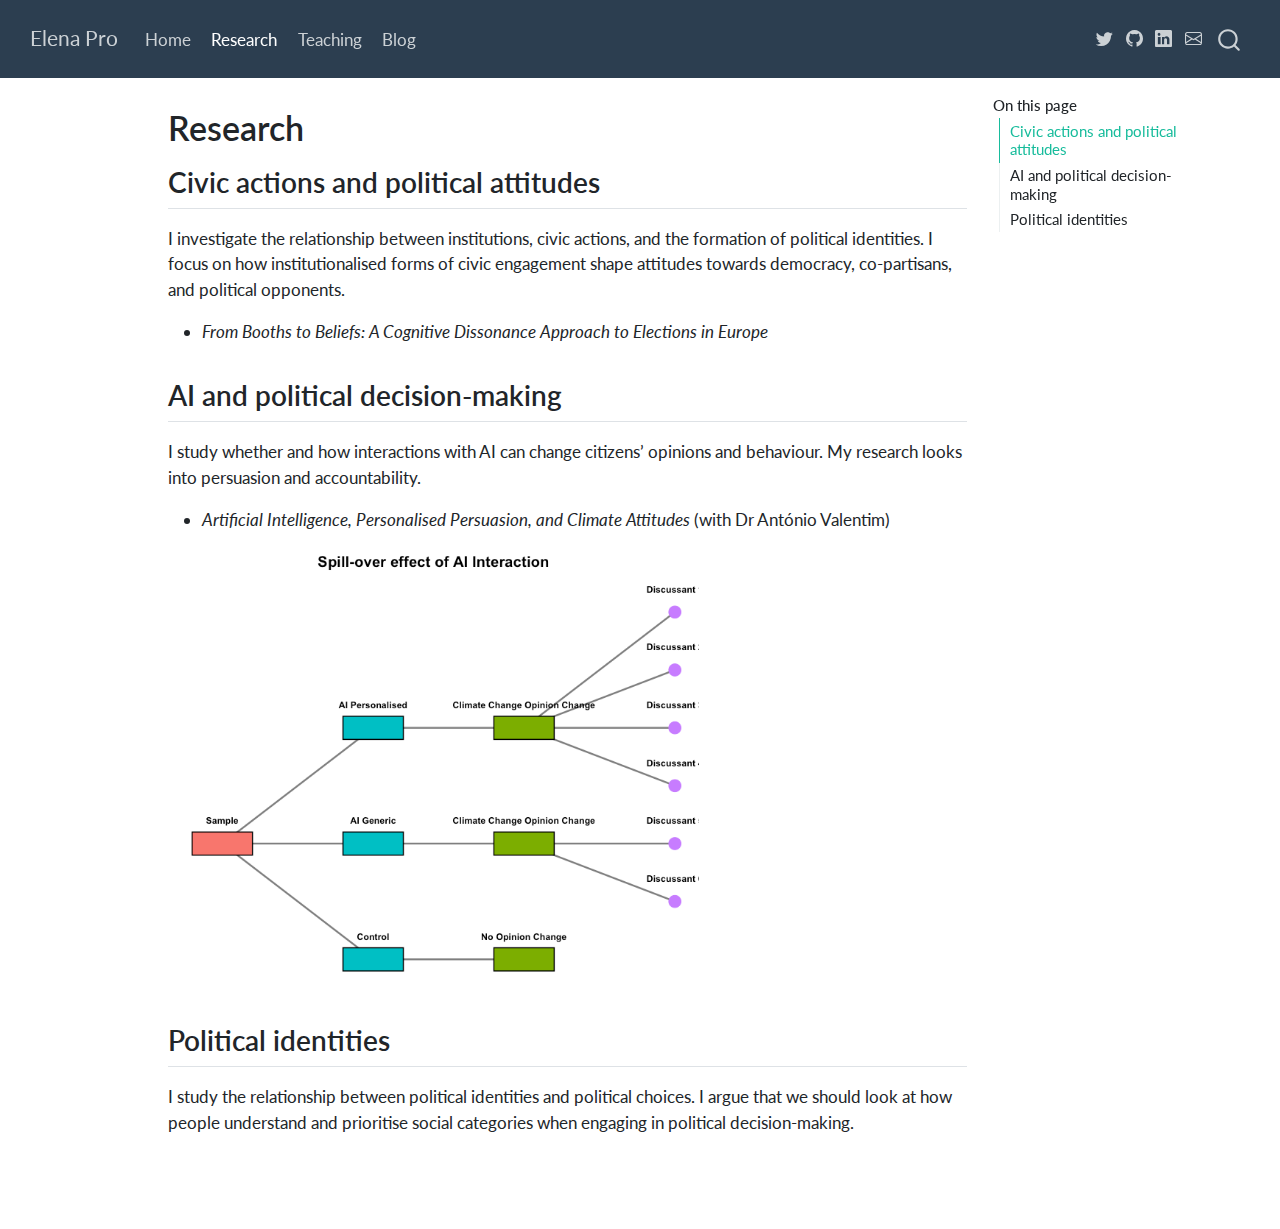
<file: docs/research.html>
<!DOCTYPE html>
<html xmlns="http://www.w3.org/1999/xhtml" lang="en" xml:lang="en"><head>

<meta charset="utf-8">
<meta name="generator" content="quarto-1.5.57">

<meta name="viewport" content="width=device-width, initial-scale=1.0, user-scalable=yes">


<title>Research – Elena Pro</title>
<style>
code{white-space: pre-wrap;}
span.smallcaps{font-variant: small-caps;}
div.columns{display: flex; gap: min(4vw, 1.5em);}
div.column{flex: auto; overflow-x: auto;}
div.hanging-indent{margin-left: 1.5em; text-indent: -1.5em;}
ul.task-list{list-style: none;}
ul.task-list li input[type="checkbox"] {
  width: 0.8em;
  margin: 0 0.8em 0.2em -1em; /* quarto-specific, see https://github.com/quarto-dev/quarto-cli/issues/4556 */ 
  vertical-align: middle;
}
</style>


<script src="site_libs/quarto-nav/quarto-nav.js"></script>
<script src="site_libs/quarto-nav/headroom.min.js"></script>
<script src="site_libs/clipboard/clipboard.min.js"></script>
<script src="site_libs/quarto-search/autocomplete.umd.js"></script>
<script src="site_libs/quarto-search/fuse.min.js"></script>
<script src="site_libs/quarto-search/quarto-search.js"></script>
<meta name="quarto:offset" content="./">
<link href="./favicon-32x32.png" rel="icon" type="image/png">
<script src="site_libs/quarto-html/quarto.js"></script>
<script src="site_libs/quarto-html/popper.min.js"></script>
<script src="site_libs/quarto-html/tippy.umd.min.js"></script>
<script src="site_libs/quarto-html/anchor.min.js"></script>
<link href="site_libs/quarto-html/tippy.css" rel="stylesheet">
<link href="site_libs/quarto-html/quarto-syntax-highlighting.css" rel="stylesheet" id="quarto-text-highlighting-styles">
<script src="site_libs/bootstrap/bootstrap.min.js"></script>
<link href="site_libs/bootstrap/bootstrap-icons.css" rel="stylesheet">
<link href="site_libs/bootstrap/bootstrap.min.css" rel="stylesheet" id="quarto-bootstrap" data-mode="light">
<script id="quarto-search-options" type="application/json">{
  "location": "navbar",
  "copy-button": false,
  "collapse-after": 3,
  "panel-placement": "end",
  "type": "overlay",
  "limit": 50,
  "keyboard-shortcut": [
    "f",
    "/",
    "s"
  ],
  "show-item-context": false,
  "language": {
    "search-no-results-text": "No results",
    "search-matching-documents-text": "matching documents",
    "search-copy-link-title": "Copy link to search",
    "search-hide-matches-text": "Hide additional matches",
    "search-more-match-text": "more match in this document",
    "search-more-matches-text": "more matches in this document",
    "search-clear-button-title": "Clear",
    "search-text-placeholder": "",
    "search-detached-cancel-button-title": "Cancel",
    "search-submit-button-title": "Submit",
    "search-label": "Search"
  }
}</script>


<link rel="stylesheet" href="styles.css">
<meta property="og:title" content="Research – Elena Pro">
<meta property="og:description" content="">
<meta property="og:site_name" content="Elena Pro">
</head>

<body class="nav-fixed">

<div id="quarto-search-results"></div>
  <header id="quarto-header" class="headroom fixed-top">
    <nav class="navbar navbar-expand-lg " data-bs-theme="dark">
      <div class="navbar-container container-fluid">
      <div class="navbar-brand-container mx-auto">
    <a class="navbar-brand" href="./index.html">
    <span class="navbar-title">Elena Pro</span>
    </a>
  </div>
            <div id="quarto-search" class="" title="Search"></div>
          <button class="navbar-toggler" type="button" data-bs-toggle="collapse" data-bs-target="#navbarCollapse" aria-controls="navbarCollapse" role="menu" aria-expanded="false" aria-label="Toggle navigation" onclick="if (window.quartoToggleHeadroom) { window.quartoToggleHeadroom(); }">
  <span class="navbar-toggler-icon"></span>
</button>
          <div class="collapse navbar-collapse" id="navbarCollapse">
            <ul class="navbar-nav navbar-nav-scroll me-auto">
  <li class="nav-item">
    <a class="nav-link" href="./index.html"> 
<span class="menu-text">Home</span></a>
  </li>  
  <li class="nav-item">
    <a class="nav-link active" href="./research.html" aria-current="page"> 
<span class="menu-text">Research</span></a>
  </li>  
  <li class="nav-item">
    <a class="nav-link" href="./teaching.html"> 
<span class="menu-text">Teaching</span></a>
  </li>  
  <li class="nav-item">
    <a class="nav-link" href="./blog.html"> 
<span class="menu-text">Blog</span></a>
  </li>  
</ul>
          </div> <!-- /navcollapse -->
            <div class="quarto-navbar-tools tools-wide">
    <a href="https://twitter.com/elenapro0" title="" class="quarto-navigation-tool px-1" aria-label=""><i class="bi bi-twitter"></i></a>
    <a href="https://github.com/elena-pr" title="" class="quarto-navigation-tool px-1" aria-label=""><i class="bi bi-github"></i></a>
    <a href="https://www.linkedin.com/in/elena-pro-69a9a41a1/" title="" class="quarto-navigation-tool px-1" aria-label=""><i class="bi bi-linkedin"></i></a>
    <a href="mailto:e.pro@lse.ac.uk" title="" class="quarto-navigation-tool px-1" aria-label=""><i class="bi bi-envelope"></i></a>
</div>
      </div> <!-- /container-fluid -->
    </nav>
</header>
<!-- content -->
<div id="quarto-content" class="quarto-container page-columns page-rows-contents page-layout-article page-navbar">
<!-- sidebar -->
<!-- margin-sidebar -->
    <div id="quarto-margin-sidebar" class="sidebar margin-sidebar">
        <nav id="TOC" role="doc-toc" class="toc-active">
    <h2 id="toc-title">On this page</h2>
   
  <ul>
  <li><a href="#civic-actions-and-political-attitudes" id="toc-civic-actions-and-political-attitudes" class="nav-link active" data-scroll-target="#civic-actions-and-political-attitudes">Civic actions and political attitudes</a></li>
  <li><a href="#ai-and-political-decision-making" id="toc-ai-and-political-decision-making" class="nav-link" data-scroll-target="#ai-and-political-decision-making">AI and political decision-making</a></li>
  <li><a href="#political-identities" id="toc-political-identities" class="nav-link" data-scroll-target="#political-identities">Political identities</a></li>
  </ul>
</nav>
    </div>
<!-- main -->
<main class="content" id="quarto-document-content">

<header id="title-block-header" class="quarto-title-block default">
<div class="quarto-title">
<h1 class="title">Research</h1>
</div>



<div class="quarto-title-meta">

    
  
    
  </div>
  


</header>


<section id="civic-actions-and-political-attitudes" class="level2">
<h2 class="anchored" data-anchor-id="civic-actions-and-political-attitudes">Civic actions and political attitudes</h2>
<p>I investigate the relationship between institutions, civic actions, and the formation of political identities. I focus on how institutionalised forms of civic engagement shape attitudes towards democracy, co-partisans, and political opponents.</p>
<ul>
<li><em>From Booths to Beliefs: A Cognitive Dissonance Approach to Elections in Europe</em></li>
</ul>
</section>
<section id="ai-and-political-decision-making" class="level2">
<h2 class="anchored" data-anchor-id="ai-and-political-decision-making">AI and political decision-making</h2>
<p>I study whether and how interactions with AI can change citizens’ opinions and behaviour. My research looks into persuasion and accountability.</p>
<ul>
<li><em>Artificial Intelligence, Personalised Persuasion, and Climate Attitudes</em> (with Dr António Valentim)</li>
</ul>
<p><img src="images/49af99aa-e7c2-46d4-8467-9bdcc861d798.png" class="img-fluid" width="531"></p>
</section>
<section id="political-identities" class="level2">
<h2 class="anchored" data-anchor-id="political-identities">Political identities</h2>
<p>I study the relationship between political identities and political choices. I argue that we should look at how people understand and prioritise social categories when engaging in political decision-making.</p>


</section>

</main> <!-- /main -->
<script id="quarto-html-after-body" type="application/javascript">
window.document.addEventListener("DOMContentLoaded", function (event) {
  const toggleBodyColorMode = (bsSheetEl) => {
    const mode = bsSheetEl.getAttribute("data-mode");
    const bodyEl = window.document.querySelector("body");
    if (mode === "dark") {
      bodyEl.classList.add("quarto-dark");
      bodyEl.classList.remove("quarto-light");
    } else {
      bodyEl.classList.add("quarto-light");
      bodyEl.classList.remove("quarto-dark");
    }
  }
  const toggleBodyColorPrimary = () => {
    const bsSheetEl = window.document.querySelector("link#quarto-bootstrap");
    if (bsSheetEl) {
      toggleBodyColorMode(bsSheetEl);
    }
  }
  toggleBodyColorPrimary();  
  const icon = "";
  const anchorJS = new window.AnchorJS();
  anchorJS.options = {
    placement: 'right',
    icon: icon
  };
  anchorJS.add('.anchored');
  const isCodeAnnotation = (el) => {
    for (const clz of el.classList) {
      if (clz.startsWith('code-annotation-')) {                     
        return true;
      }
    }
    return false;
  }
  const onCopySuccess = function(e) {
    // button target
    const button = e.trigger;
    // don't keep focus
    button.blur();
    // flash "checked"
    button.classList.add('code-copy-button-checked');
    var currentTitle = button.getAttribute("title");
    button.setAttribute("title", "Copied!");
    let tooltip;
    if (window.bootstrap) {
      button.setAttribute("data-bs-toggle", "tooltip");
      button.setAttribute("data-bs-placement", "left");
      button.setAttribute("data-bs-title", "Copied!");
      tooltip = new bootstrap.Tooltip(button, 
        { trigger: "manual", 
          customClass: "code-copy-button-tooltip",
          offset: [0, -8]});
      tooltip.show();    
    }
    setTimeout(function() {
      if (tooltip) {
        tooltip.hide();
        button.removeAttribute("data-bs-title");
        button.removeAttribute("data-bs-toggle");
        button.removeAttribute("data-bs-placement");
      }
      button.setAttribute("title", currentTitle);
      button.classList.remove('code-copy-button-checked');
    }, 1000);
    // clear code selection
    e.clearSelection();
  }
  const getTextToCopy = function(trigger) {
      const codeEl = trigger.previousElementSibling.cloneNode(true);
      for (const childEl of codeEl.children) {
        if (isCodeAnnotation(childEl)) {
          childEl.remove();
        }
      }
      return codeEl.innerText;
  }
  const clipboard = new window.ClipboardJS('.code-copy-button:not([data-in-quarto-modal])', {
    text: getTextToCopy
  });
  clipboard.on('success', onCopySuccess);
  if (window.document.getElementById('quarto-embedded-source-code-modal')) {
    // For code content inside modals, clipBoardJS needs to be initialized with a container option
    // TODO: Check when it could be a function (https://github.com/zenorocha/clipboard.js/issues/860)
    const clipboardModal = new window.ClipboardJS('.code-copy-button[data-in-quarto-modal]', {
      text: getTextToCopy,
      container: window.document.getElementById('quarto-embedded-source-code-modal')
    });
    clipboardModal.on('success', onCopySuccess);
  }
    var localhostRegex = new RegExp(/^(?:http|https):\/\/localhost\:?[0-9]*\//);
    var mailtoRegex = new RegExp(/^mailto:/);
      var filterRegex = new RegExp('/' + window.location.host + '/');
    var isInternal = (href) => {
        return filterRegex.test(href) || localhostRegex.test(href) || mailtoRegex.test(href);
    }
    // Inspect non-navigation links and adorn them if external
 	var links = window.document.querySelectorAll('a[href]:not(.nav-link):not(.navbar-brand):not(.toc-action):not(.sidebar-link):not(.sidebar-item-toggle):not(.pagination-link):not(.no-external):not([aria-hidden]):not(.dropdown-item):not(.quarto-navigation-tool):not(.about-link)');
    for (var i=0; i<links.length; i++) {
      const link = links[i];
      if (!isInternal(link.href)) {
        // undo the damage that might have been done by quarto-nav.js in the case of
        // links that we want to consider external
        if (link.dataset.originalHref !== undefined) {
          link.href = link.dataset.originalHref;
        }
      }
    }
  function tippyHover(el, contentFn, onTriggerFn, onUntriggerFn) {
    const config = {
      allowHTML: true,
      maxWidth: 500,
      delay: 100,
      arrow: false,
      appendTo: function(el) {
          return el.parentElement;
      },
      interactive: true,
      interactiveBorder: 10,
      theme: 'quarto',
      placement: 'bottom-start',
    };
    if (contentFn) {
      config.content = contentFn;
    }
    if (onTriggerFn) {
      config.onTrigger = onTriggerFn;
    }
    if (onUntriggerFn) {
      config.onUntrigger = onUntriggerFn;
    }
    window.tippy(el, config); 
  }
  const noterefs = window.document.querySelectorAll('a[role="doc-noteref"]');
  for (var i=0; i<noterefs.length; i++) {
    const ref = noterefs[i];
    tippyHover(ref, function() {
      // use id or data attribute instead here
      let href = ref.getAttribute('data-footnote-href') || ref.getAttribute('href');
      try { href = new URL(href).hash; } catch {}
      const id = href.replace(/^#\/?/, "");
      const note = window.document.getElementById(id);
      if (note) {
        return note.innerHTML;
      } else {
        return "";
      }
    });
  }
  const xrefs = window.document.querySelectorAll('a.quarto-xref');
  const processXRef = (id, note) => {
    // Strip column container classes
    const stripColumnClz = (el) => {
      el.classList.remove("page-full", "page-columns");
      if (el.children) {
        for (const child of el.children) {
          stripColumnClz(child);
        }
      }
    }
    stripColumnClz(note)
    if (id === null || id.startsWith('sec-')) {
      // Special case sections, only their first couple elements
      const container = document.createElement("div");
      if (note.children && note.children.length > 2) {
        container.appendChild(note.children[0].cloneNode(true));
        for (let i = 1; i < note.children.length; i++) {
          const child = note.children[i];
          if (child.tagName === "P" && child.innerText === "") {
            continue;
          } else {
            container.appendChild(child.cloneNode(true));
            break;
          }
        }
        if (window.Quarto?.typesetMath) {
          window.Quarto.typesetMath(container);
        }
        return container.innerHTML
      } else {
        if (window.Quarto?.typesetMath) {
          window.Quarto.typesetMath(note);
        }
        return note.innerHTML;
      }
    } else {
      // Remove any anchor links if they are present
      const anchorLink = note.querySelector('a.anchorjs-link');
      if (anchorLink) {
        anchorLink.remove();
      }
      if (window.Quarto?.typesetMath) {
        window.Quarto.typesetMath(note);
      }
      // TODO in 1.5, we should make sure this works without a callout special case
      if (note.classList.contains("callout")) {
        return note.outerHTML;
      } else {
        return note.innerHTML;
      }
    }
  }
  for (var i=0; i<xrefs.length; i++) {
    const xref = xrefs[i];
    tippyHover(xref, undefined, function(instance) {
      instance.disable();
      let url = xref.getAttribute('href');
      let hash = undefined; 
      if (url.startsWith('#')) {
        hash = url;
      } else {
        try { hash = new URL(url).hash; } catch {}
      }
      if (hash) {
        const id = hash.replace(/^#\/?/, "");
        const note = window.document.getElementById(id);
        if (note !== null) {
          try {
            const html = processXRef(id, note.cloneNode(true));
            instance.setContent(html);
          } finally {
            instance.enable();
            instance.show();
          }
        } else {
          // See if we can fetch this
          fetch(url.split('#')[0])
          .then(res => res.text())
          .then(html => {
            const parser = new DOMParser();
            const htmlDoc = parser.parseFromString(html, "text/html");
            const note = htmlDoc.getElementById(id);
            if (note !== null) {
              const html = processXRef(id, note);
              instance.setContent(html);
            } 
          }).finally(() => {
            instance.enable();
            instance.show();
          });
        }
      } else {
        // See if we can fetch a full url (with no hash to target)
        // This is a special case and we should probably do some content thinning / targeting
        fetch(url)
        .then(res => res.text())
        .then(html => {
          const parser = new DOMParser();
          const htmlDoc = parser.parseFromString(html, "text/html");
          const note = htmlDoc.querySelector('main.content');
          if (note !== null) {
            // This should only happen for chapter cross references
            // (since there is no id in the URL)
            // remove the first header
            if (note.children.length > 0 && note.children[0].tagName === "HEADER") {
              note.children[0].remove();
            }
            const html = processXRef(null, note);
            instance.setContent(html);
          } 
        }).finally(() => {
          instance.enable();
          instance.show();
        });
      }
    }, function(instance) {
    });
  }
      let selectedAnnoteEl;
      const selectorForAnnotation = ( cell, annotation) => {
        let cellAttr = 'data-code-cell="' + cell + '"';
        let lineAttr = 'data-code-annotation="' +  annotation + '"';
        const selector = 'span[' + cellAttr + '][' + lineAttr + ']';
        return selector;
      }
      const selectCodeLines = (annoteEl) => {
        const doc = window.document;
        const targetCell = annoteEl.getAttribute("data-target-cell");
        const targetAnnotation = annoteEl.getAttribute("data-target-annotation");
        const annoteSpan = window.document.querySelector(selectorForAnnotation(targetCell, targetAnnotation));
        const lines = annoteSpan.getAttribute("data-code-lines").split(",");
        const lineIds = lines.map((line) => {
          return targetCell + "-" + line;
        })
        let top = null;
        let height = null;
        let parent = null;
        if (lineIds.length > 0) {
            //compute the position of the single el (top and bottom and make a div)
            const el = window.document.getElementById(lineIds[0]);
            top = el.offsetTop;
            height = el.offsetHeight;
            parent = el.parentElement.parentElement;
          if (lineIds.length > 1) {
            const lastEl = window.document.getElementById(lineIds[lineIds.length - 1]);
            const bottom = lastEl.offsetTop + lastEl.offsetHeight;
            height = bottom - top;
          }
          if (top !== null && height !== null && parent !== null) {
            // cook up a div (if necessary) and position it 
            let div = window.document.getElementById("code-annotation-line-highlight");
            if (div === null) {
              div = window.document.createElement("div");
              div.setAttribute("id", "code-annotation-line-highlight");
              div.style.position = 'absolute';
              parent.appendChild(div);
            }
            div.style.top = top - 2 + "px";
            div.style.height = height + 4 + "px";
            div.style.left = 0;
            let gutterDiv = window.document.getElementById("code-annotation-line-highlight-gutter");
            if (gutterDiv === null) {
              gutterDiv = window.document.createElement("div");
              gutterDiv.setAttribute("id", "code-annotation-line-highlight-gutter");
              gutterDiv.style.position = 'absolute';
              const codeCell = window.document.getElementById(targetCell);
              const gutter = codeCell.querySelector('.code-annotation-gutter');
              gutter.appendChild(gutterDiv);
            }
            gutterDiv.style.top = top - 2 + "px";
            gutterDiv.style.height = height + 4 + "px";
          }
          selectedAnnoteEl = annoteEl;
        }
      };
      const unselectCodeLines = () => {
        const elementsIds = ["code-annotation-line-highlight", "code-annotation-line-highlight-gutter"];
        elementsIds.forEach((elId) => {
          const div = window.document.getElementById(elId);
          if (div) {
            div.remove();
          }
        });
        selectedAnnoteEl = undefined;
      };
        // Handle positioning of the toggle
    window.addEventListener(
      "resize",
      throttle(() => {
        elRect = undefined;
        if (selectedAnnoteEl) {
          selectCodeLines(selectedAnnoteEl);
        }
      }, 10)
    );
    function throttle(fn, ms) {
    let throttle = false;
    let timer;
      return (...args) => {
        if(!throttle) { // first call gets through
            fn.apply(this, args);
            throttle = true;
        } else { // all the others get throttled
            if(timer) clearTimeout(timer); // cancel #2
            timer = setTimeout(() => {
              fn.apply(this, args);
              timer = throttle = false;
            }, ms);
        }
      };
    }
      // Attach click handler to the DT
      const annoteDls = window.document.querySelectorAll('dt[data-target-cell]');
      for (const annoteDlNode of annoteDls) {
        annoteDlNode.addEventListener('click', (event) => {
          const clickedEl = event.target;
          if (clickedEl !== selectedAnnoteEl) {
            unselectCodeLines();
            const activeEl = window.document.querySelector('dt[data-target-cell].code-annotation-active');
            if (activeEl) {
              activeEl.classList.remove('code-annotation-active');
            }
            selectCodeLines(clickedEl);
            clickedEl.classList.add('code-annotation-active');
          } else {
            // Unselect the line
            unselectCodeLines();
            clickedEl.classList.remove('code-annotation-active');
          }
        });
      }
  const findCites = (el) => {
    const parentEl = el.parentElement;
    if (parentEl) {
      const cites = parentEl.dataset.cites;
      if (cites) {
        return {
          el,
          cites: cites.split(' ')
        };
      } else {
        return findCites(el.parentElement)
      }
    } else {
      return undefined;
    }
  };
  var bibliorefs = window.document.querySelectorAll('a[role="doc-biblioref"]');
  for (var i=0; i<bibliorefs.length; i++) {
    const ref = bibliorefs[i];
    const citeInfo = findCites(ref);
    if (citeInfo) {
      tippyHover(citeInfo.el, function() {
        var popup = window.document.createElement('div');
        citeInfo.cites.forEach(function(cite) {
          var citeDiv = window.document.createElement('div');
          citeDiv.classList.add('hanging-indent');
          citeDiv.classList.add('csl-entry');
          var biblioDiv = window.document.getElementById('ref-' + cite);
          if (biblioDiv) {
            citeDiv.innerHTML = biblioDiv.innerHTML;
          }
          popup.appendChild(citeDiv);
        });
        return popup.innerHTML;
      });
    }
  }
});
</script>
</div> <!-- /content -->




</body></html>
</file>
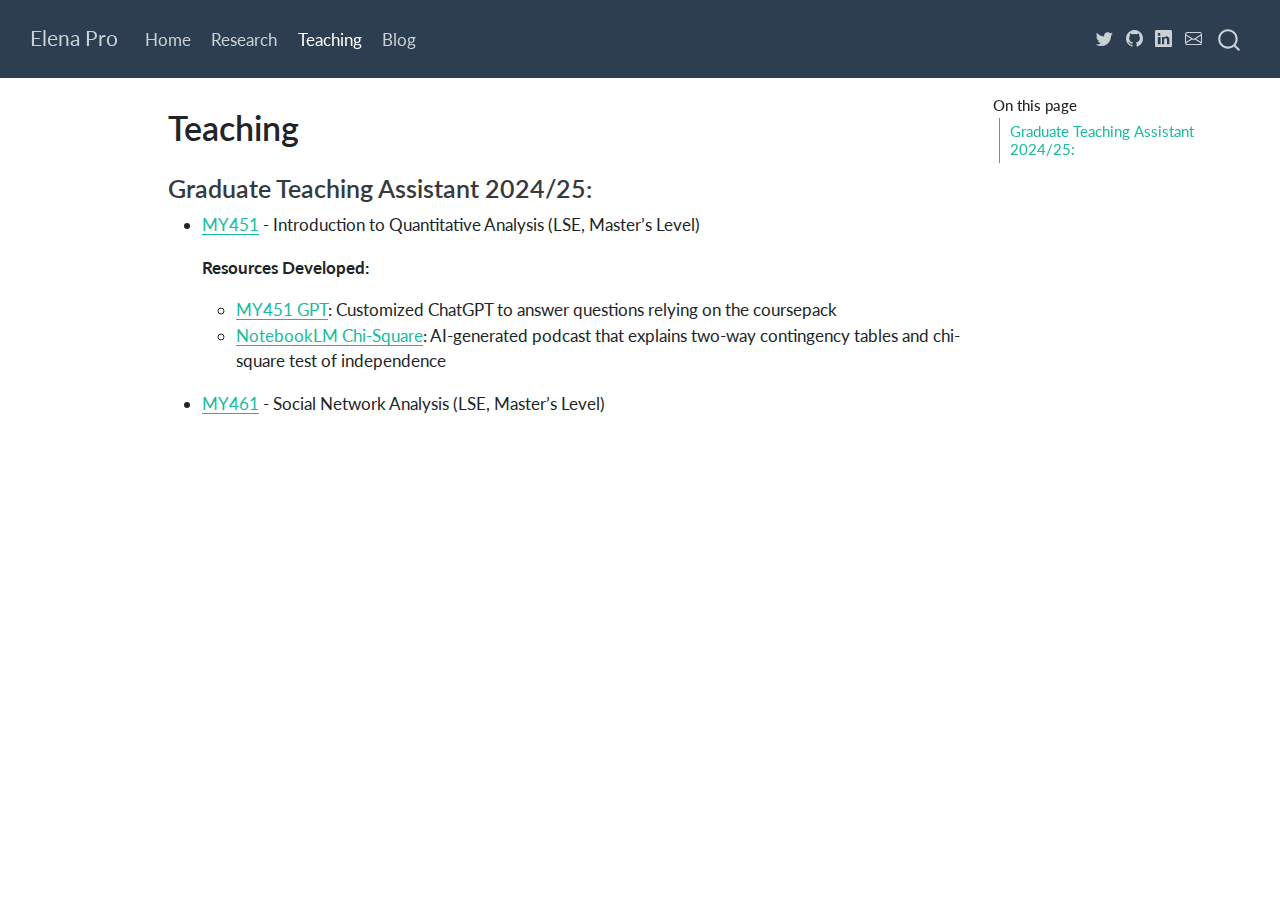
<file: docs/teaching.html>
<!DOCTYPE html>
<html xmlns="http://www.w3.org/1999/xhtml" lang="en" xml:lang="en"><head>

<meta charset="utf-8">
<meta name="generator" content="quarto-1.5.57">

<meta name="viewport" content="width=device-width, initial-scale=1.0, user-scalable=yes">


<title>Teaching – Elena Pro</title>
<style>
code{white-space: pre-wrap;}
span.smallcaps{font-variant: small-caps;}
div.columns{display: flex; gap: min(4vw, 1.5em);}
div.column{flex: auto; overflow-x: auto;}
div.hanging-indent{margin-left: 1.5em; text-indent: -1.5em;}
ul.task-list{list-style: none;}
ul.task-list li input[type="checkbox"] {
  width: 0.8em;
  margin: 0 0.8em 0.2em -1em; /* quarto-specific, see https://github.com/quarto-dev/quarto-cli/issues/4556 */ 
  vertical-align: middle;
}
</style>


<script src="site_libs/quarto-nav/quarto-nav.js"></script>
<script src="site_libs/quarto-nav/headroom.min.js"></script>
<script src="site_libs/clipboard/clipboard.min.js"></script>
<script src="site_libs/quarto-search/autocomplete.umd.js"></script>
<script src="site_libs/quarto-search/fuse.min.js"></script>
<script src="site_libs/quarto-search/quarto-search.js"></script>
<meta name="quarto:offset" content="./">
<link href="./favicon-32x32.png" rel="icon" type="image/png">
<script src="site_libs/quarto-html/quarto.js"></script>
<script src="site_libs/quarto-html/popper.min.js"></script>
<script src="site_libs/quarto-html/tippy.umd.min.js"></script>
<script src="site_libs/quarto-html/anchor.min.js"></script>
<link href="site_libs/quarto-html/tippy.css" rel="stylesheet">
<link href="site_libs/quarto-html/quarto-syntax-highlighting.css" rel="stylesheet" id="quarto-text-highlighting-styles">
<script src="site_libs/bootstrap/bootstrap.min.js"></script>
<link href="site_libs/bootstrap/bootstrap-icons.css" rel="stylesheet">
<link href="site_libs/bootstrap/bootstrap.min.css" rel="stylesheet" id="quarto-bootstrap" data-mode="light">
<script id="quarto-search-options" type="application/json">{
  "location": "navbar",
  "copy-button": false,
  "collapse-after": 3,
  "panel-placement": "end",
  "type": "overlay",
  "limit": 50,
  "keyboard-shortcut": [
    "f",
    "/",
    "s"
  ],
  "show-item-context": false,
  "language": {
    "search-no-results-text": "No results",
    "search-matching-documents-text": "matching documents",
    "search-copy-link-title": "Copy link to search",
    "search-hide-matches-text": "Hide additional matches",
    "search-more-match-text": "more match in this document",
    "search-more-matches-text": "more matches in this document",
    "search-clear-button-title": "Clear",
    "search-text-placeholder": "",
    "search-detached-cancel-button-title": "Cancel",
    "search-submit-button-title": "Submit",
    "search-label": "Search"
  }
}</script>


<link rel="stylesheet" href="styles.css">
<meta property="og:title" content="Teaching – Elena Pro">
<meta property="og:site_name" content="Elena Pro">
</head>

<body class="nav-fixed">

<div id="quarto-search-results"></div>
  <header id="quarto-header" class="headroom fixed-top">
    <nav class="navbar navbar-expand-lg " data-bs-theme="dark">
      <div class="navbar-container container-fluid">
      <div class="navbar-brand-container mx-auto">
    <a class="navbar-brand" href="./index.html">
    <span class="navbar-title">Elena Pro</span>
    </a>
  </div>
            <div id="quarto-search" class="" title="Search"></div>
          <button class="navbar-toggler" type="button" data-bs-toggle="collapse" data-bs-target="#navbarCollapse" aria-controls="navbarCollapse" role="menu" aria-expanded="false" aria-label="Toggle navigation" onclick="if (window.quartoToggleHeadroom) { window.quartoToggleHeadroom(); }">
  <span class="navbar-toggler-icon"></span>
</button>
          <div class="collapse navbar-collapse" id="navbarCollapse">
            <ul class="navbar-nav navbar-nav-scroll me-auto">
  <li class="nav-item">
    <a class="nav-link" href="./index.html"> 
<span class="menu-text">Home</span></a>
  </li>  
  <li class="nav-item">
    <a class="nav-link" href="./research.html"> 
<span class="menu-text">Research</span></a>
  </li>  
  <li class="nav-item">
    <a class="nav-link active" href="./teaching.html" aria-current="page"> 
<span class="menu-text">Teaching</span></a>
  </li>  
  <li class="nav-item">
    <a class="nav-link" href="./blog.html"> 
<span class="menu-text">Blog</span></a>
  </li>  
</ul>
          </div> <!-- /navcollapse -->
            <div class="quarto-navbar-tools tools-wide">
    <a href="https://twitter.com/elenapro0" title="" class="quarto-navigation-tool px-1" aria-label=""><i class="bi bi-twitter"></i></a>
    <a href="https://github.com/elena-pr" title="" class="quarto-navigation-tool px-1" aria-label=""><i class="bi bi-github"></i></a>
    <a href="https://www.linkedin.com/in/elena-pro-69a9a41a1/" title="" class="quarto-navigation-tool px-1" aria-label=""><i class="bi bi-linkedin"></i></a>
    <a href="mailto:e.pro@lse.ac.uk" title="" class="quarto-navigation-tool px-1" aria-label=""><i class="bi bi-envelope"></i></a>
</div>
      </div> <!-- /container-fluid -->
    </nav>
</header>
<!-- content -->
<div id="quarto-content" class="quarto-container page-columns page-rows-contents page-layout-article page-navbar">
<!-- sidebar -->
<!-- margin-sidebar -->
    <div id="quarto-margin-sidebar" class="sidebar margin-sidebar">
        <nav id="TOC" role="doc-toc" class="toc-active">
    <h2 id="toc-title">On this page</h2>
   
  <ul>
  <li><a href="#graduate-teaching-assistant-202425" id="toc-graduate-teaching-assistant-202425" class="nav-link active" data-scroll-target="#graduate-teaching-assistant-202425">Graduate Teaching Assistant 2024/25:</a></li>
  </ul>
</nav>
    </div>
<!-- main -->
<main class="content" id="quarto-document-content">

<header id="title-block-header" class="quarto-title-block default">
<div class="quarto-title">
<h1 class="title">Teaching</h1>
</div>



<div class="quarto-title-meta">

    
  
    
  </div>
  


</header>


<section id="graduate-teaching-assistant-202425" class="level3">
<h3 class="anchored" data-anchor-id="graduate-teaching-assistant-202425">Graduate Teaching Assistant 2024/25:</h3>
<ul>
<li><p><a href="https://www.lse.ac.uk/resources/calendar2024-2025/courseGuides/MY/2024_MY451A.htm" target="_blank">MY451</a> - Introduction to Quantitative Analysis (LSE, Master’s Level)</p>
<p><strong>Resources Developed:</strong></p>
<ul>
<li><a href="https://chatgpt.com/g/g-eFSPESO5n-introduction-to-quantitave-analysis" target="_blank">MY451 GPT</a>: Customized ChatGPT to answer questions relying on the coursepack</li>
<li><a href="https://notebooklm.google.com/notebook/c6e75236-2549-4c02-8b3a-e565660def83/audio" target="_blank">NotebookLM Chi-Square</a>: AI-generated podcast that explains two-way contingency tables and chi-square test of independence</li>
</ul></li>
<li><p><a href="https://www.lse.ac.uk/resources/calendar2024-2025/courseGuides/MY/2024_MY461.htm" target="_blank">MY461</a> - Social Network Analysis (LSE, Master’s Level)</p></li>
</ul>


</section>

</main> <!-- /main -->
<script id="quarto-html-after-body" type="application/javascript">
window.document.addEventListener("DOMContentLoaded", function (event) {
  const toggleBodyColorMode = (bsSheetEl) => {
    const mode = bsSheetEl.getAttribute("data-mode");
    const bodyEl = window.document.querySelector("body");
    if (mode === "dark") {
      bodyEl.classList.add("quarto-dark");
      bodyEl.classList.remove("quarto-light");
    } else {
      bodyEl.classList.add("quarto-light");
      bodyEl.classList.remove("quarto-dark");
    }
  }
  const toggleBodyColorPrimary = () => {
    const bsSheetEl = window.document.querySelector("link#quarto-bootstrap");
    if (bsSheetEl) {
      toggleBodyColorMode(bsSheetEl);
    }
  }
  toggleBodyColorPrimary();  
  const icon = "";
  const anchorJS = new window.AnchorJS();
  anchorJS.options = {
    placement: 'right',
    icon: icon
  };
  anchorJS.add('.anchored');
  const isCodeAnnotation = (el) => {
    for (const clz of el.classList) {
      if (clz.startsWith('code-annotation-')) {                     
        return true;
      }
    }
    return false;
  }
  const onCopySuccess = function(e) {
    // button target
    const button = e.trigger;
    // don't keep focus
    button.blur();
    // flash "checked"
    button.classList.add('code-copy-button-checked');
    var currentTitle = button.getAttribute("title");
    button.setAttribute("title", "Copied!");
    let tooltip;
    if (window.bootstrap) {
      button.setAttribute("data-bs-toggle", "tooltip");
      button.setAttribute("data-bs-placement", "left");
      button.setAttribute("data-bs-title", "Copied!");
      tooltip = new bootstrap.Tooltip(button, 
        { trigger: "manual", 
          customClass: "code-copy-button-tooltip",
          offset: [0, -8]});
      tooltip.show();    
    }
    setTimeout(function() {
      if (tooltip) {
        tooltip.hide();
        button.removeAttribute("data-bs-title");
        button.removeAttribute("data-bs-toggle");
        button.removeAttribute("data-bs-placement");
      }
      button.setAttribute("title", currentTitle);
      button.classList.remove('code-copy-button-checked');
    }, 1000);
    // clear code selection
    e.clearSelection();
  }
  const getTextToCopy = function(trigger) {
      const codeEl = trigger.previousElementSibling.cloneNode(true);
      for (const childEl of codeEl.children) {
        if (isCodeAnnotation(childEl)) {
          childEl.remove();
        }
      }
      return codeEl.innerText;
  }
  const clipboard = new window.ClipboardJS('.code-copy-button:not([data-in-quarto-modal])', {
    text: getTextToCopy
  });
  clipboard.on('success', onCopySuccess);
  if (window.document.getElementById('quarto-embedded-source-code-modal')) {
    // For code content inside modals, clipBoardJS needs to be initialized with a container option
    // TODO: Check when it could be a function (https://github.com/zenorocha/clipboard.js/issues/860)
    const clipboardModal = new window.ClipboardJS('.code-copy-button[data-in-quarto-modal]', {
      text: getTextToCopy,
      container: window.document.getElementById('quarto-embedded-source-code-modal')
    });
    clipboardModal.on('success', onCopySuccess);
  }
    var localhostRegex = new RegExp(/^(?:http|https):\/\/localhost\:?[0-9]*\//);
    var mailtoRegex = new RegExp(/^mailto:/);
      var filterRegex = new RegExp('/' + window.location.host + '/');
    var isInternal = (href) => {
        return filterRegex.test(href) || localhostRegex.test(href) || mailtoRegex.test(href);
    }
    // Inspect non-navigation links and adorn them if external
 	var links = window.document.querySelectorAll('a[href]:not(.nav-link):not(.navbar-brand):not(.toc-action):not(.sidebar-link):not(.sidebar-item-toggle):not(.pagination-link):not(.no-external):not([aria-hidden]):not(.dropdown-item):not(.quarto-navigation-tool):not(.about-link)');
    for (var i=0; i<links.length; i++) {
      const link = links[i];
      if (!isInternal(link.href)) {
        // undo the damage that might have been done by quarto-nav.js in the case of
        // links that we want to consider external
        if (link.dataset.originalHref !== undefined) {
          link.href = link.dataset.originalHref;
        }
      }
    }
  function tippyHover(el, contentFn, onTriggerFn, onUntriggerFn) {
    const config = {
      allowHTML: true,
      maxWidth: 500,
      delay: 100,
      arrow: false,
      appendTo: function(el) {
          return el.parentElement;
      },
      interactive: true,
      interactiveBorder: 10,
      theme: 'quarto',
      placement: 'bottom-start',
    };
    if (contentFn) {
      config.content = contentFn;
    }
    if (onTriggerFn) {
      config.onTrigger = onTriggerFn;
    }
    if (onUntriggerFn) {
      config.onUntrigger = onUntriggerFn;
    }
    window.tippy(el, config); 
  }
  const noterefs = window.document.querySelectorAll('a[role="doc-noteref"]');
  for (var i=0; i<noterefs.length; i++) {
    const ref = noterefs[i];
    tippyHover(ref, function() {
      // use id or data attribute instead here
      let href = ref.getAttribute('data-footnote-href') || ref.getAttribute('href');
      try { href = new URL(href).hash; } catch {}
      const id = href.replace(/^#\/?/, "");
      const note = window.document.getElementById(id);
      if (note) {
        return note.innerHTML;
      } else {
        return "";
      }
    });
  }
  const xrefs = window.document.querySelectorAll('a.quarto-xref');
  const processXRef = (id, note) => {
    // Strip column container classes
    const stripColumnClz = (el) => {
      el.classList.remove("page-full", "page-columns");
      if (el.children) {
        for (const child of el.children) {
          stripColumnClz(child);
        }
      }
    }
    stripColumnClz(note)
    if (id === null || id.startsWith('sec-')) {
      // Special case sections, only their first couple elements
      const container = document.createElement("div");
      if (note.children && note.children.length > 2) {
        container.appendChild(note.children[0].cloneNode(true));
        for (let i = 1; i < note.children.length; i++) {
          const child = note.children[i];
          if (child.tagName === "P" && child.innerText === "") {
            continue;
          } else {
            container.appendChild(child.cloneNode(true));
            break;
          }
        }
        if (window.Quarto?.typesetMath) {
          window.Quarto.typesetMath(container);
        }
        return container.innerHTML
      } else {
        if (window.Quarto?.typesetMath) {
          window.Quarto.typesetMath(note);
        }
        return note.innerHTML;
      }
    } else {
      // Remove any anchor links if they are present
      const anchorLink = note.querySelector('a.anchorjs-link');
      if (anchorLink) {
        anchorLink.remove();
      }
      if (window.Quarto?.typesetMath) {
        window.Quarto.typesetMath(note);
      }
      // TODO in 1.5, we should make sure this works without a callout special case
      if (note.classList.contains("callout")) {
        return note.outerHTML;
      } else {
        return note.innerHTML;
      }
    }
  }
  for (var i=0; i<xrefs.length; i++) {
    const xref = xrefs[i];
    tippyHover(xref, undefined, function(instance) {
      instance.disable();
      let url = xref.getAttribute('href');
      let hash = undefined; 
      if (url.startsWith('#')) {
        hash = url;
      } else {
        try { hash = new URL(url).hash; } catch {}
      }
      if (hash) {
        const id = hash.replace(/^#\/?/, "");
        const note = window.document.getElementById(id);
        if (note !== null) {
          try {
            const html = processXRef(id, note.cloneNode(true));
            instance.setContent(html);
          } finally {
            instance.enable();
            instance.show();
          }
        } else {
          // See if we can fetch this
          fetch(url.split('#')[0])
          .then(res => res.text())
          .then(html => {
            const parser = new DOMParser();
            const htmlDoc = parser.parseFromString(html, "text/html");
            const note = htmlDoc.getElementById(id);
            if (note !== null) {
              const html = processXRef(id, note);
              instance.setContent(html);
            } 
          }).finally(() => {
            instance.enable();
            instance.show();
          });
        }
      } else {
        // See if we can fetch a full url (with no hash to target)
        // This is a special case and we should probably do some content thinning / targeting
        fetch(url)
        .then(res => res.text())
        .then(html => {
          const parser = new DOMParser();
          const htmlDoc = parser.parseFromString(html, "text/html");
          const note = htmlDoc.querySelector('main.content');
          if (note !== null) {
            // This should only happen for chapter cross references
            // (since there is no id in the URL)
            // remove the first header
            if (note.children.length > 0 && note.children[0].tagName === "HEADER") {
              note.children[0].remove();
            }
            const html = processXRef(null, note);
            instance.setContent(html);
          } 
        }).finally(() => {
          instance.enable();
          instance.show();
        });
      }
    }, function(instance) {
    });
  }
      let selectedAnnoteEl;
      const selectorForAnnotation = ( cell, annotation) => {
        let cellAttr = 'data-code-cell="' + cell + '"';
        let lineAttr = 'data-code-annotation="' +  annotation + '"';
        const selector = 'span[' + cellAttr + '][' + lineAttr + ']';
        return selector;
      }
      const selectCodeLines = (annoteEl) => {
        const doc = window.document;
        const targetCell = annoteEl.getAttribute("data-target-cell");
        const targetAnnotation = annoteEl.getAttribute("data-target-annotation");
        const annoteSpan = window.document.querySelector(selectorForAnnotation(targetCell, targetAnnotation));
        const lines = annoteSpan.getAttribute("data-code-lines").split(",");
        const lineIds = lines.map((line) => {
          return targetCell + "-" + line;
        })
        let top = null;
        let height = null;
        let parent = null;
        if (lineIds.length > 0) {
            //compute the position of the single el (top and bottom and make a div)
            const el = window.document.getElementById(lineIds[0]);
            top = el.offsetTop;
            height = el.offsetHeight;
            parent = el.parentElement.parentElement;
          if (lineIds.length > 1) {
            const lastEl = window.document.getElementById(lineIds[lineIds.length - 1]);
            const bottom = lastEl.offsetTop + lastEl.offsetHeight;
            height = bottom - top;
          }
          if (top !== null && height !== null && parent !== null) {
            // cook up a div (if necessary) and position it 
            let div = window.document.getElementById("code-annotation-line-highlight");
            if (div === null) {
              div = window.document.createElement("div");
              div.setAttribute("id", "code-annotation-line-highlight");
              div.style.position = 'absolute';
              parent.appendChild(div);
            }
            div.style.top = top - 2 + "px";
            div.style.height = height + 4 + "px";
            div.style.left = 0;
            let gutterDiv = window.document.getElementById("code-annotation-line-highlight-gutter");
            if (gutterDiv === null) {
              gutterDiv = window.document.createElement("div");
              gutterDiv.setAttribute("id", "code-annotation-line-highlight-gutter");
              gutterDiv.style.position = 'absolute';
              const codeCell = window.document.getElementById(targetCell);
              const gutter = codeCell.querySelector('.code-annotation-gutter');
              gutter.appendChild(gutterDiv);
            }
            gutterDiv.style.top = top - 2 + "px";
            gutterDiv.style.height = height + 4 + "px";
          }
          selectedAnnoteEl = annoteEl;
        }
      };
      const unselectCodeLines = () => {
        const elementsIds = ["code-annotation-line-highlight", "code-annotation-line-highlight-gutter"];
        elementsIds.forEach((elId) => {
          const div = window.document.getElementById(elId);
          if (div) {
            div.remove();
          }
        });
        selectedAnnoteEl = undefined;
      };
        // Handle positioning of the toggle
    window.addEventListener(
      "resize",
      throttle(() => {
        elRect = undefined;
        if (selectedAnnoteEl) {
          selectCodeLines(selectedAnnoteEl);
        }
      }, 10)
    );
    function throttle(fn, ms) {
    let throttle = false;
    let timer;
      return (...args) => {
        if(!throttle) { // first call gets through
            fn.apply(this, args);
            throttle = true;
        } else { // all the others get throttled
            if(timer) clearTimeout(timer); // cancel #2
            timer = setTimeout(() => {
              fn.apply(this, args);
              timer = throttle = false;
            }, ms);
        }
      };
    }
      // Attach click handler to the DT
      const annoteDls = window.document.querySelectorAll('dt[data-target-cell]');
      for (const annoteDlNode of annoteDls) {
        annoteDlNode.addEventListener('click', (event) => {
          const clickedEl = event.target;
          if (clickedEl !== selectedAnnoteEl) {
            unselectCodeLines();
            const activeEl = window.document.querySelector('dt[data-target-cell].code-annotation-active');
            if (activeEl) {
              activeEl.classList.remove('code-annotation-active');
            }
            selectCodeLines(clickedEl);
            clickedEl.classList.add('code-annotation-active');
          } else {
            // Unselect the line
            unselectCodeLines();
            clickedEl.classList.remove('code-annotation-active');
          }
        });
      }
  const findCites = (el) => {
    const parentEl = el.parentElement;
    if (parentEl) {
      const cites = parentEl.dataset.cites;
      if (cites) {
        return {
          el,
          cites: cites.split(' ')
        };
      } else {
        return findCites(el.parentElement)
      }
    } else {
      return undefined;
    }
  };
  var bibliorefs = window.document.querySelectorAll('a[role="doc-biblioref"]');
  for (var i=0; i<bibliorefs.length; i++) {
    const ref = bibliorefs[i];
    const citeInfo = findCites(ref);
    if (citeInfo) {
      tippyHover(citeInfo.el, function() {
        var popup = window.document.createElement('div');
        citeInfo.cites.forEach(function(cite) {
          var citeDiv = window.document.createElement('div');
          citeDiv.classList.add('hanging-indent');
          citeDiv.classList.add('csl-entry');
          var biblioDiv = window.document.getElementById('ref-' + cite);
          if (biblioDiv) {
            citeDiv.innerHTML = biblioDiv.innerHTML;
          }
          popup.appendChild(citeDiv);
        });
        return popup.innerHTML;
      });
    }
  }
});
</script>
</div> <!-- /content -->




</body></html>
</file>
<file: docs/site_libs/quarto-html/tippy.css>
.tippy-box[data-animation=fade][data-state=hidden]{opacity:0}[data-tippy-root]{max-width:calc(100vw - 10px)}.tippy-box{position:relative;background-color:#333;color:#fff;border-radius:4px;font-size:14px;line-height:1.4;white-space:normal;outline:0;transition-property:transform,visibility,opacity}.tippy-box[data-placement^=top]>.tippy-arrow{bottom:0}.tippy-box[data-placement^=top]>.tippy-arrow:before{bottom:-7px;left:0;border-width:8px 8px 0;border-top-color:initial;transform-origin:center top}.tippy-box[data-placement^=bottom]>.tippy-arrow{top:0}.tippy-box[data-placement^=bottom]>.tippy-arrow:before{top:-7px;left:0;border-width:0 8px 8px;border-bottom-color:initial;transform-origin:center bottom}.tippy-box[data-placement^=left]>.tippy-arrow{right:0}.tippy-box[data-placement^=left]>.tippy-arrow:before{border-width:8px 0 8px 8px;border-left-color:initial;right:-7px;transform-origin:center left}.tippy-box[data-placement^=right]>.tippy-arrow{left:0}.tippy-box[data-placement^=right]>.tippy-arrow:before{left:-7px;border-width:8px 8px 8px 0;border-right-color:initial;transform-origin:center right}.tippy-box[data-inertia][data-state=visible]{transition-timing-function:cubic-bezier(.54,1.5,.38,1.11)}.tippy-arrow{width:16px;height:16px;color:#333}.tippy-arrow:before{content:"";position:absolute;border-color:transparent;border-style:solid}.tippy-content{position:relative;padding:5px 9px;z-index:1}
</file>
<file: docs/site_libs/quarto-html/quarto-syntax-highlighting.css>
/* quarto syntax highlight colors */
:root {
  --quarto-hl-ot-color: #003B4F;
  --quarto-hl-at-color: #657422;
  --quarto-hl-ss-color: #20794D;
  --quarto-hl-an-color: #5E5E5E;
  --quarto-hl-fu-color: #4758AB;
  --quarto-hl-st-color: #20794D;
  --quarto-hl-cf-color: #003B4F;
  --quarto-hl-op-color: #5E5E5E;
  --quarto-hl-er-color: #AD0000;
  --quarto-hl-bn-color: #AD0000;
  --quarto-hl-al-color: #AD0000;
  --quarto-hl-va-color: #111111;
  --quarto-hl-bu-color: inherit;
  --quarto-hl-ex-color: inherit;
  --quarto-hl-pp-color: #AD0000;
  --quarto-hl-in-color: #5E5E5E;
  --quarto-hl-vs-color: #20794D;
  --quarto-hl-wa-color: #5E5E5E;
  --quarto-hl-do-color: #5E5E5E;
  --quarto-hl-im-color: #00769E;
  --quarto-hl-ch-color: #20794D;
  --quarto-hl-dt-color: #AD0000;
  --quarto-hl-fl-color: #AD0000;
  --quarto-hl-co-color: #5E5E5E;
  --quarto-hl-cv-color: #5E5E5E;
  --quarto-hl-cn-color: #8f5902;
  --quarto-hl-sc-color: #5E5E5E;
  --quarto-hl-dv-color: #AD0000;
  --quarto-hl-kw-color: #003B4F;
}

/* other quarto variables */
:root {
  --quarto-font-monospace: SFMono-Regular, Menlo, Monaco, Consolas, "Liberation Mono", "Courier New", monospace;
}

pre > code.sourceCode > span {
  color: #003B4F;
}

code span {
  color: #003B4F;
}

code.sourceCode > span {
  color: #003B4F;
}

div.sourceCode,
div.sourceCode pre.sourceCode {
  color: #003B4F;
}

code span.ot {
  color: #003B4F;
  font-style: inherit;
}

code span.at {
  color: #657422;
  font-style: inherit;
}

code span.ss {
  color: #20794D;
  font-style: inherit;
}

code span.an {
  color: #5E5E5E;
  font-style: inherit;
}

code span.fu {
  color: #4758AB;
  font-style: inherit;
}

code span.st {
  color: #20794D;
  font-style: inherit;
}

code span.cf {
  color: #003B4F;
  font-weight: bold;
  font-style: inherit;
}

code span.op {
  color: #5E5E5E;
  font-style: inherit;
}

code span.er {
  color: #AD0000;
  font-style: inherit;
}

code span.bn {
  color: #AD0000;
  font-style: inherit;
}

code span.al {
  color: #AD0000;
  font-style: inherit;
}

code span.va {
  color: #111111;
  font-style: inherit;
}

code span.bu {
  font-style: inherit;
}

code span.ex {
  font-style: inherit;
}

code span.pp {
  color: #AD0000;
  font-style: inherit;
}

code span.in {
  color: #5E5E5E;
  font-style: inherit;
}

code span.vs {
  color: #20794D;
  font-style: inherit;
}

code span.wa {
  color: #5E5E5E;
  font-style: italic;
}

code span.do {
  color: #5E5E5E;
  font-style: italic;
}

code span.im {
  color: #00769E;
  font-style: inherit;
}

code span.ch {
  color: #20794D;
  font-style: inherit;
}

code span.dt {
  color: #AD0000;
  font-style: inherit;
}

code span.fl {
  color: #AD0000;
  font-style: inherit;
}

code span.co {
  color: #5E5E5E;
  font-style: inherit;
}

code span.cv {
  color: #5E5E5E;
  font-style: italic;
}

code span.cn {
  color: #8f5902;
  font-style: inherit;
}

code span.sc {
  color: #5E5E5E;
  font-style: inherit;
}

code span.dv {
  color: #AD0000;
  font-style: inherit;
}

code span.kw {
  color: #003B4F;
  font-weight: bold;
  font-style: inherit;
}

.prevent-inlining {
  content: "</";
}

/*# sourceMappingURL=debc5d5d77c3f9108843748ff7464032.css.map */
</file>
<file: docs/styles.css>
body, p, h2, h3, h4, h5, h6 {
  text-align: left !important;
}
</file>
